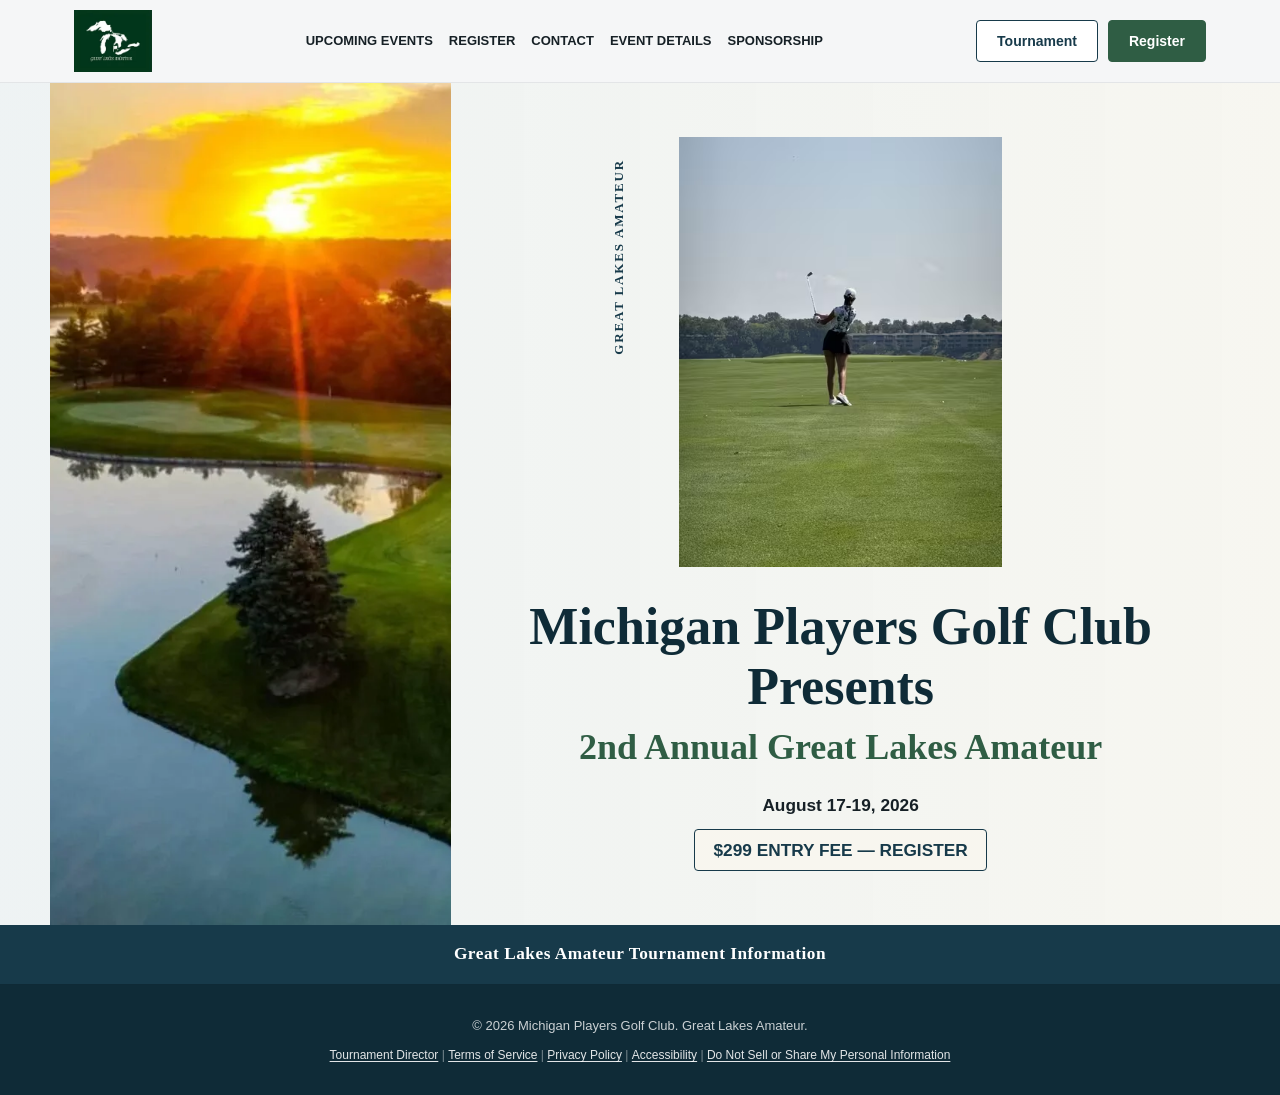
<file: index.html>
<!DOCTYPE html>
<html lang="en">
  <head>
    <meta charset="UTF-8">
    <meta name="viewport" content="width=device-width, initial-scale=1.0, viewport-fit=cover">

    <title>Great Lakes Amateur 2026 | Michigan Players Golf Club</title>
    <meta
      name="description"
      content="The 2nd Annual Great Lakes Amateur, a 54-hole stroke play championship at Eagle Crest Golf Club in Ypsilanti, Michigan, August 17-19, 2026. $299 entry, 90-player field."
    >
    <link rel="canonical" href="https://www.michiganplayersgolfclub.com/">
    <meta name="robots" content="index, follow, max-image-preview:large, max-snippet:-1">
    <meta name="author" content="Michigan Players Golf Club">
    <meta name="theme-color" content="#173a4a">

    <meta property="og:type" content="website">
    <meta property="og:site_name" content="Michigan Players Golf Club">
    <meta property="og:locale" content="en_US">
    <meta property="og:title" content="Great Lakes Amateur 2026 | Michigan Players Golf Club">
    <meta
      property="og:description"
      content="The 2nd Annual Great Lakes Amateur, a 54-hole stroke play championship at Eagle Crest Golf Club in Ypsilanti, Michigan, August 17-19, 2026. $299 entry, 90-player field."
    >
    <meta property="og:url" content="https://www.michiganplayersgolfclub.com/">
    <meta property="og:image" content="https://www.michiganplayersgolfclub.com/assets/images/og-image.jpg">
    <meta property="og:image:width" content="1200">
    <meta property="og:image:height" content="630">
    <meta
      property="og:image:alt"
      content="Great Lakes Amateur, August 17-19, 2026, Eagle Crest Golf Club, Ypsilanti, Michigan"
    >

    <meta name="twitter:card" content="summary_large_image">
    <meta name="twitter:site" content="@ryanyipgolf">
    <meta name="twitter:creator" content="@ryanyipgolf">
    <meta name="twitter:title" content="Great Lakes Amateur 2026 | Michigan Players Golf Club">
    <meta
      name="twitter:description"
      content="54-hole stroke play at Eagle Crest Golf Club, Ypsilanti, Michigan. August 17-19, 2026. $299 entry, 90-player field."
    >
    <meta name="twitter:image" content="https://www.michiganplayersgolfclub.com/assets/images/og-image.jpg">

    <meta http-equiv="Cache-Control" content="no-store">
    <meta http-equiv="Pragma" content="no-cache">
    <meta http-equiv="Expires" content="0">

    <link rel="icon" href="assets/images/favicon.ico" sizes="32x32">
    <link rel="icon" href="assets/images/favicon-180.png" type="image/png" sizes="180x180">
    <link rel="apple-touch-icon" href="assets/images/favicon-180.png">

    <link
      rel="preload"
      as="image"
      href="assets/images/hero-430.avif"
      type="image/avif"
      imagesrcset="assets/images/hero-430.avif 430w, assets/images/hero.avif 860w"
      imagesizes="(max-width: 768px) 322px, 430px"
      fetchpriority="high"
    >
    <link rel="modulepreload" href="src/core/loader.js?v=2.0.9">
    <link rel="modulepreload" href="src/core/site-config.js?v=2.0.9">
    <link rel="stylesheet" href="css/styles.css?v=2.0.9">

    <script type="application/ld+json">
      {
        "@context": "https://schema.org",
        "@graph": [
          {
            "@type": "SportsOrganization",
            "@id": "https://www.michiganplayersgolfclub.com/#organization",
            "name": "Michigan Players Golf Club",
            "url": "https://www.michiganplayersgolfclub.com/",
            "logo": "https://www.michiganplayersgolfclub.com/assets/images/logo.jpg",
            "sport": "Golf",
            "sameAs": ["https://x.com/ryanyipgolf"],
            "contactPoint": {
              "@type": "ContactPoint",
              "contactType": "Tournament Committee",
              "name": "Ryan Yip",
              "email": "yipper.rmy@gmail.com",
              "telephone": "+1-330-990-7738",
              "availableLanguage": "English"
            }
          },
          {
            "@type": "WebSite",
            "@id": "https://www.michiganplayersgolfclub.com/#website",
            "url": "https://www.michiganplayersgolfclub.com/",
            "name": "Michigan Players Golf Club",
            "inLanguage": "en-US",
            "publisher": { "@id": "https://www.michiganplayersgolfclub.com/#organization" }
          },
          {
            "@type": "GolfCourse",
            "@id": "https://www.michiganplayersgolfclub.com/#venue",
            "name": "Eagle Crest Golf Club",
            "telephone": "+1-734-487-2441",
            "address": {
              "@type": "PostalAddress",
              "streetAddress": "1201 S. Huron Street",
              "addressLocality": "Ypsilanti",
              "addressRegion": "MI",
              "postalCode": "48197",
              "addressCountry": "US"
            },
            "geo": {
              "@type": "GeoCoordinates",
              "latitude": 42.225,
              "longitude": -83.61056
            }
          },
          {
            "@type": "SportsEvent",
            "@id": "https://www.michiganplayersgolfclub.com/#great-lakes-amateur-2026",
            "name": "2nd Annual Great Lakes Amateur",
            "description": "A 54-hole stroke play amateur golf championship over three days at Eagle Crest Golf Club. Open to male amateurs with a USGA Handicap Index of 6.0 or lower and female amateurs with 10.0 or lower. Field limited to 90 players.",
            "sport": "Golf",
            "startDate": "2026-08-17T07:00:00-04:00",
            "endDate": "2026-08-19T18:00:00-04:00",
            "eventStatus": "https://schema.org/EventScheduled",
            "eventAttendanceMode": "https://schema.org/OfflineEventAttendanceMode",
            "image": "https://www.michiganplayersgolfclub.com/assets/images/og-image.jpg",
            "url": "https://www.michiganplayersgolfclub.com/#/event-details",
            "maximumAttendeeCapacity": 90,
            "location": { "@id": "https://www.michiganplayersgolfclub.com/#venue" },
            "organizer": { "@id": "https://www.michiganplayersgolfclub.com/#organization" },
            "offers": {
              "@type": "Offer",
              "name": "Tournament Entry",
              "description": "Entry fee includes tournament rounds, range balls, a player gift, and daily lunch.",
              "price": "299",
              "priceCurrency": "USD",
              "availability": "https://schema.org/InStock",
              "url": "https://www.michiganplayersgolfclub.com/#/register",
              "validThrough": "2026-08-07T23:59:59-04:00"
            }
          }
        ]
      }
    </script>
  </head>
  <body class="c-app">
    <a class="c-skip-link" href="#app">Skip to main content</a>
    <header id="site-header" class="c-site-header"></header>

    <main id="app" class="c-app__main" tabindex="-1">
      <div id="content-placeholder" class="c-app__content" data-shell-route="/home" aria-live="polite">
        <div id="page-content">
          <section class="c-home-hero">
            <div class="c-home-hero__grid">
              <div class="c-home-hero__sidebar">
                <picture>
                  <source srcset="assets/images/sidebar.webp" type="image/webp">
                  <img
                    class="c-home-hero__sidebar-image"
                    src="assets/images/sidebar.jpg"
                    alt="Fairway and treeline at Eagle Crest Golf Club in Ypsilanti, Michigan"
                    width="563"
                    height="1000"
                    loading="lazy"
                    fetchpriority="low"
                    decoding="async"
                  >
                </picture>
              </div>

              <div class="c-home-hero__content">
                <div class="c-home-hero__media">
                  <span class="c-home-hero__badge">Great Lakes Amateur</span>
                  <picture>
                    <source
                      srcset="assets/images/hero-430.avif 430w, assets/images/hero.avif 860w"
                      type="image/avif"
                      sizes="(max-width: 768px) 322px, 430px"
                    >
                    <source
                      srcset="assets/images/hero-430.webp 430w, assets/images/hero.webp 860w"
                      type="image/webp"
                      sizes="(max-width: 768px) 322px, 430px"
                    >
                    <img
                      class="c-home-hero__image"
                      src="assets/images/hero.jpeg"
                      alt="Golfer hitting an approach shot during the Great Lakes Amateur at Eagle Crest Golf Club"
                      width="1440"
                      height="1920"
                      fetchpriority="high"
                      decoding="async"
                    >
                  </picture>
                </div>

                <p class="c-home-hero__title">Michigan Players Golf Club<br>Presents</p>
                <h1 class="c-home-hero__subtitle">2nd Annual Great Lakes Amateur</h1>
                <p class="c-home-hero__date">August 17-19, 2026</p>
                <p class="c-home-hero__fee">
                  <a class="c-home-hero__pay-link" href="#/register?fee=entryFee">
                    <span class="c-home-hero__fee-badge">$299 Entry Fee — Register</span>
                  </a>
                </p>
              </div>
            </div>
          </section>

          <div class="c-event-strip">
            <a class="c-event-strip__link" href="#/event-details">Great Lakes Amateur Tournament Information</a>
          </div>
        </div>
      </div>
    </main>

    <footer id="site-footer" class="c-site-footer"></footer>

    <script type="module" src="src/core/loader.js?v=2.0.9"></script>
  </body>
</html>
</file>
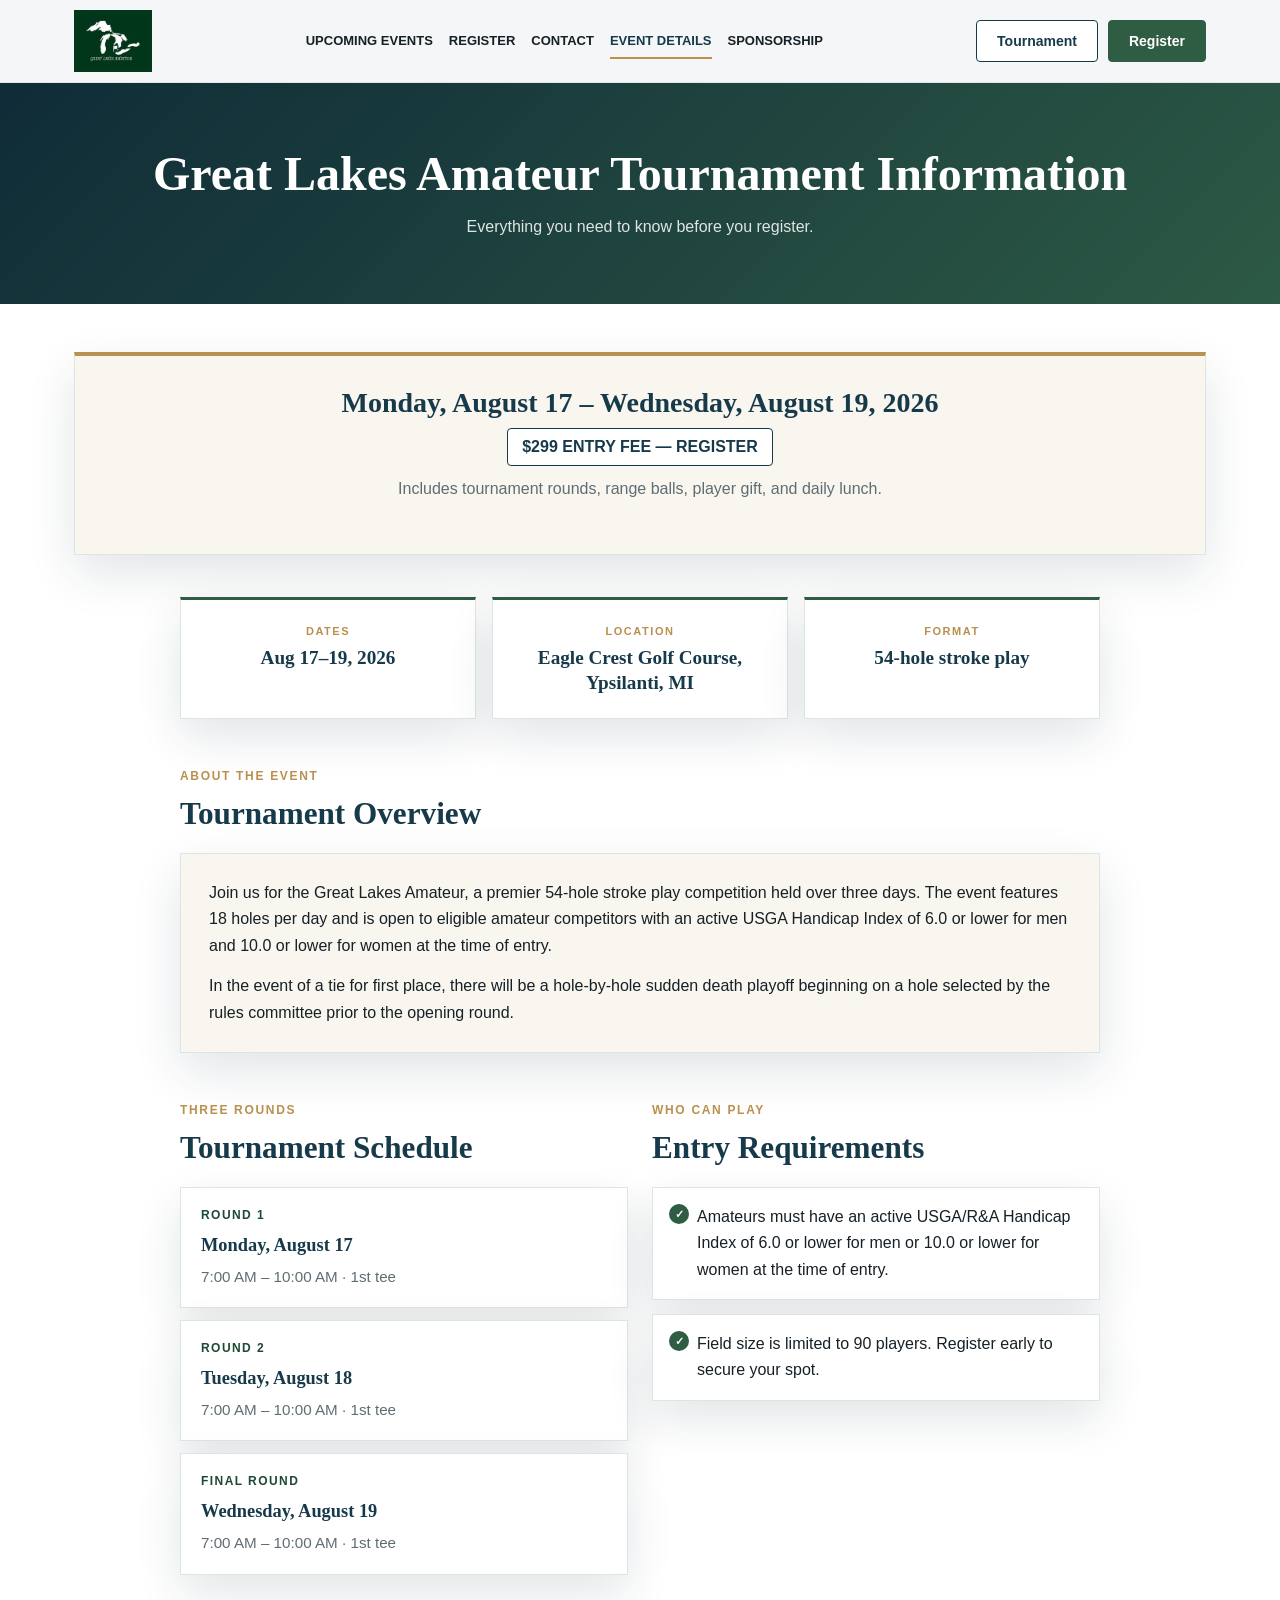
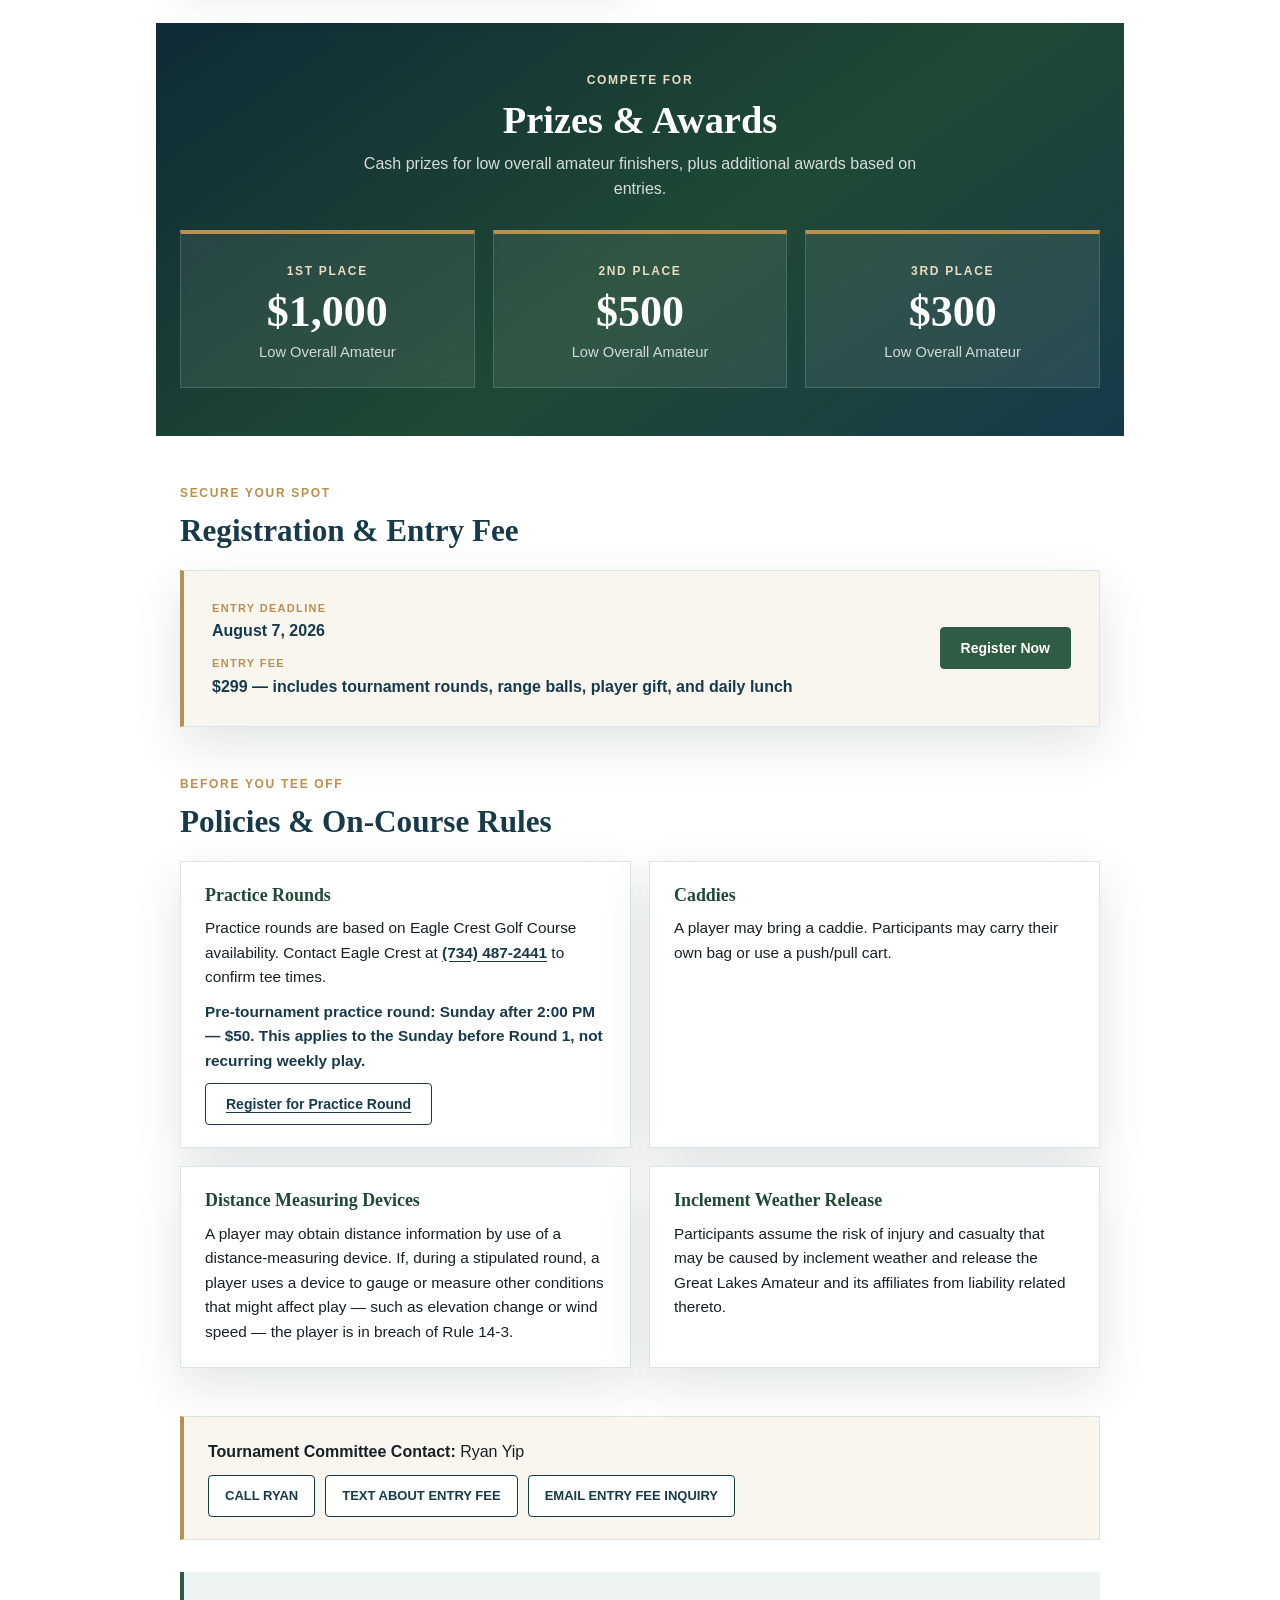
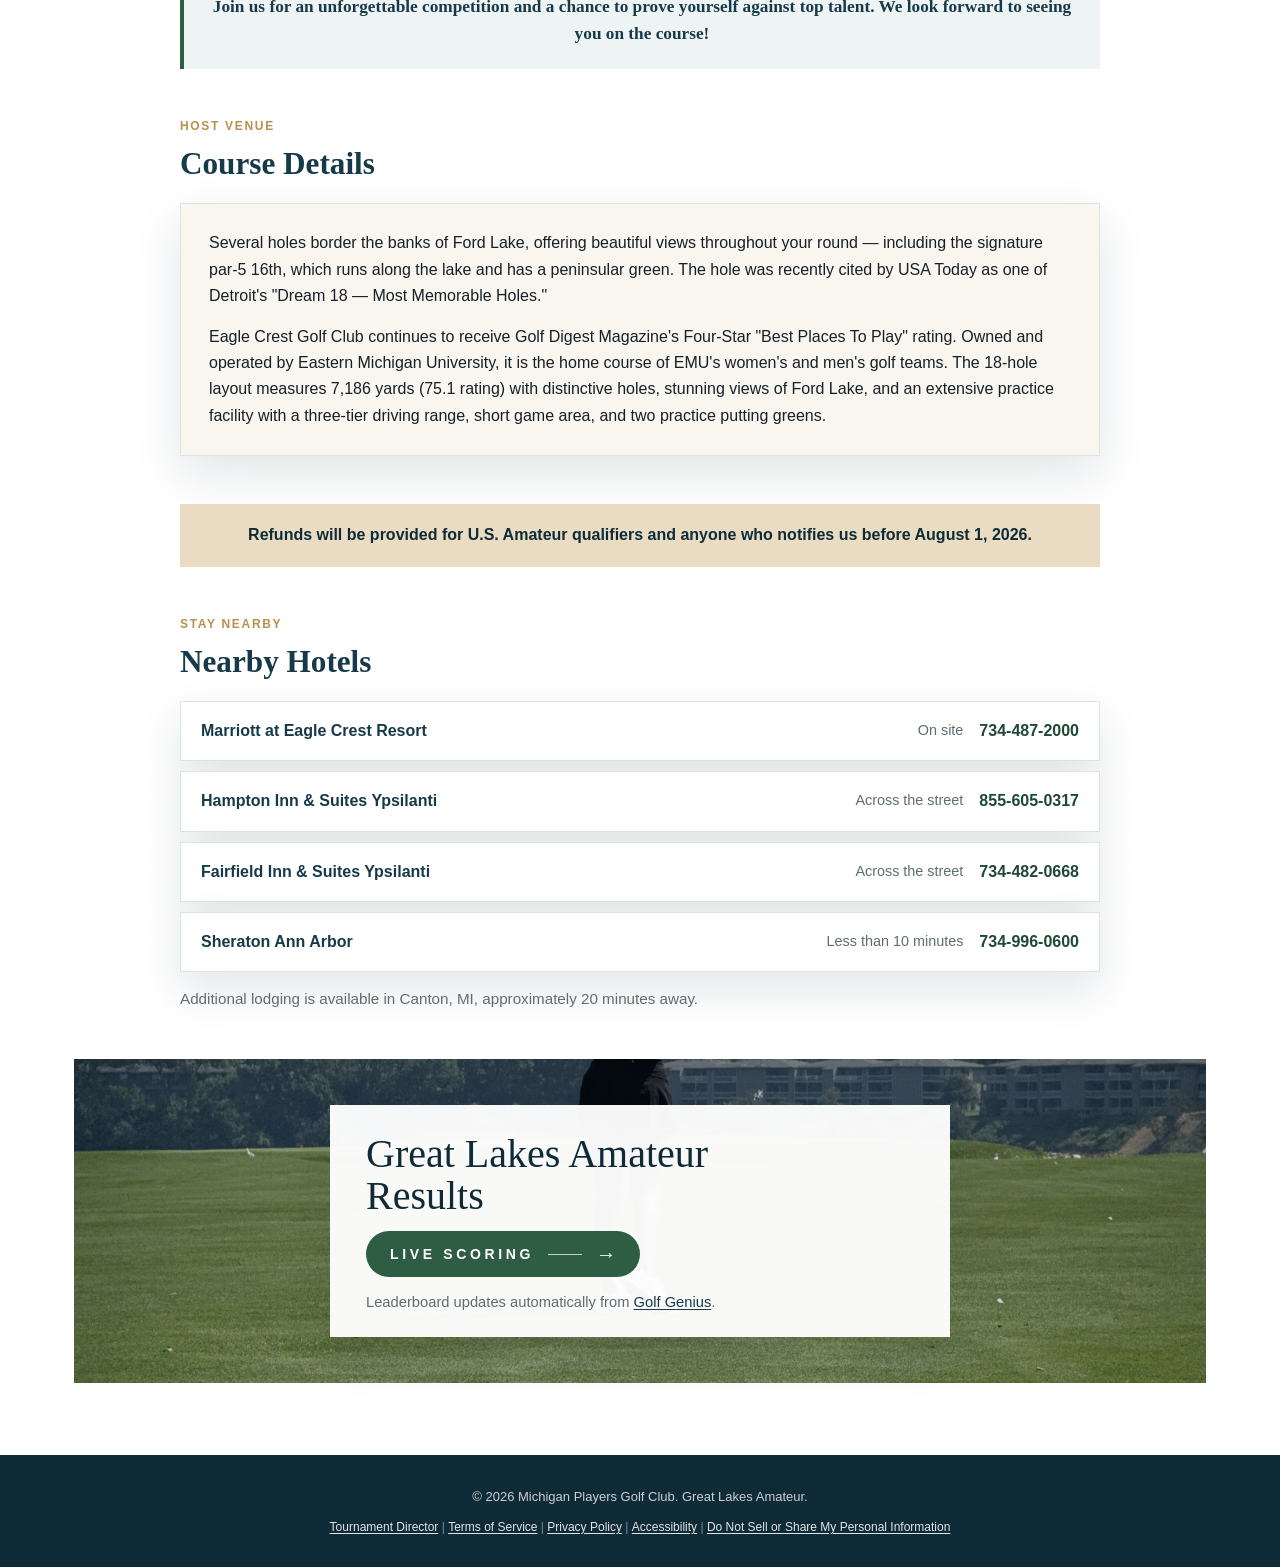
<file: event-details.html>
<!DOCTYPE html>
<html lang="en">
  <head>
    <meta charset="UTF-8">
    <meta name="viewport" content="width=device-width, initial-scale=1.0">
    <title>Event Details | Great Lakes Amateur</title>
    <meta http-equiv="refresh" content="0; url=index.html#/event-details">
    <meta name="robots" content="noindex, follow">
    <link rel="canonical" href="https://www.michiganplayersgolfclub.com/">
    <link rel="stylesheet" href="css/styles.css">
  </head>
  <body class="u-legacy-page">
    <main>
      <p>Redirecting to the FlexNet app.</p>
      <p><a class="u-legacy-page__link" href="index.html#/event-details">Open Event Details</a></p>
    </main>
    <script src="js/main.js"></script>
  </body>
</html>
</file>
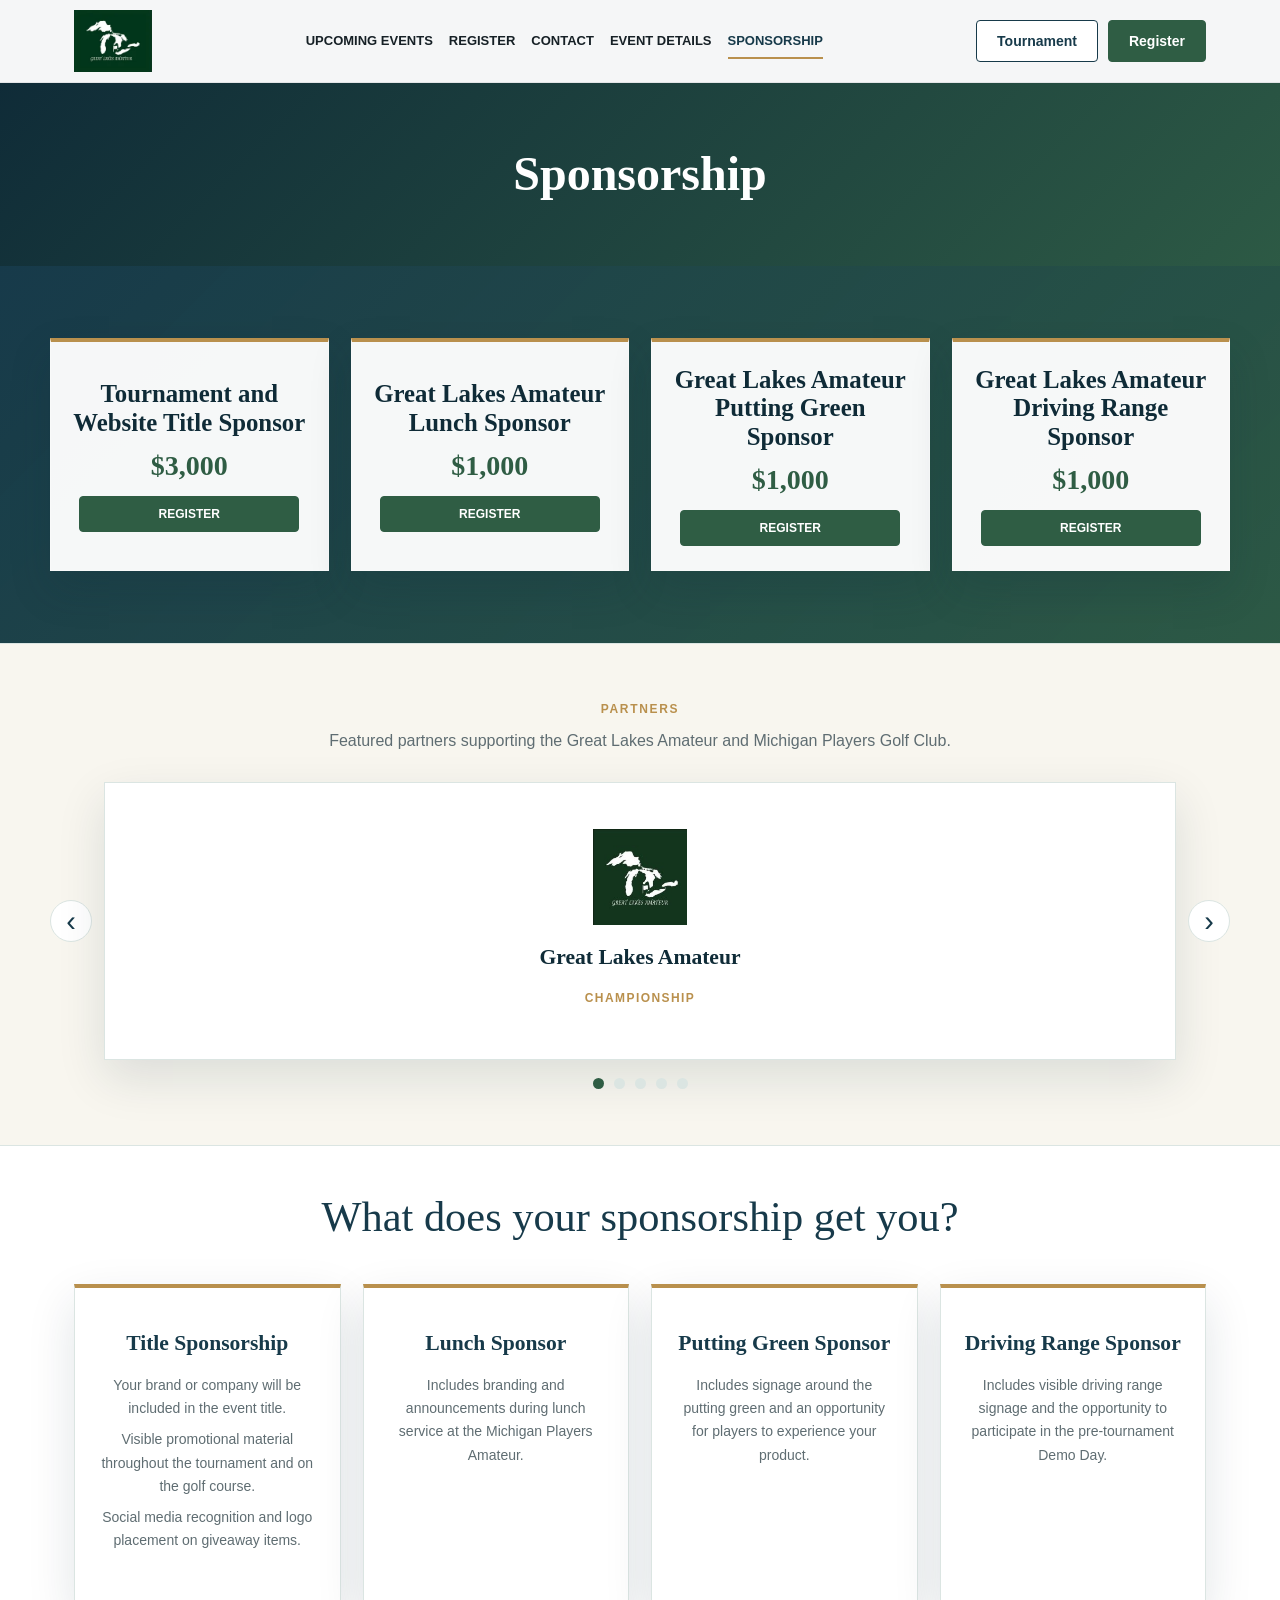
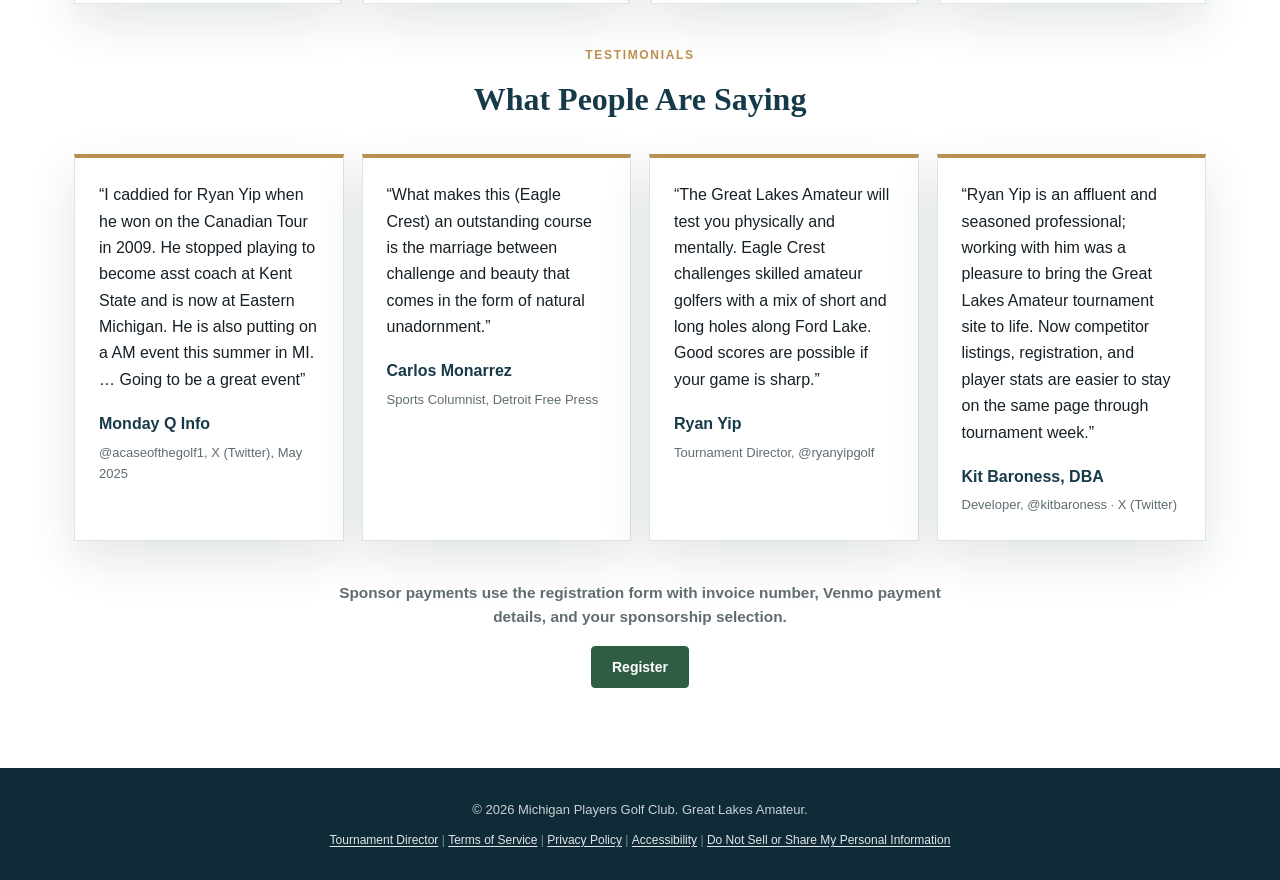
<file: sponsorship.html>
<!DOCTYPE html>
<html lang="en">
  <head>
    <meta charset="UTF-8">
    <meta name="viewport" content="width=device-width, initial-scale=1.0">
    <title>Sponsorship | Great Lakes Amateur</title>
    <meta http-equiv="refresh" content="0; url=index.html#/sponsorship">
    <meta name="robots" content="noindex, follow">
    <link rel="canonical" href="https://www.michiganplayersgolfclub.com/">
    <link rel="stylesheet" href="css/styles.css">
  </head>
  <body class="u-legacy-page">
    <main>
      <p>Redirecting to the FlexNet app.</p>
      <p><a class="u-legacy-page__link" href="index.html#/sponsorship">Open Sponsorship</a></p>
    </main>
    <script src="js/main.js"></script>
  </body>
</html>
</file>
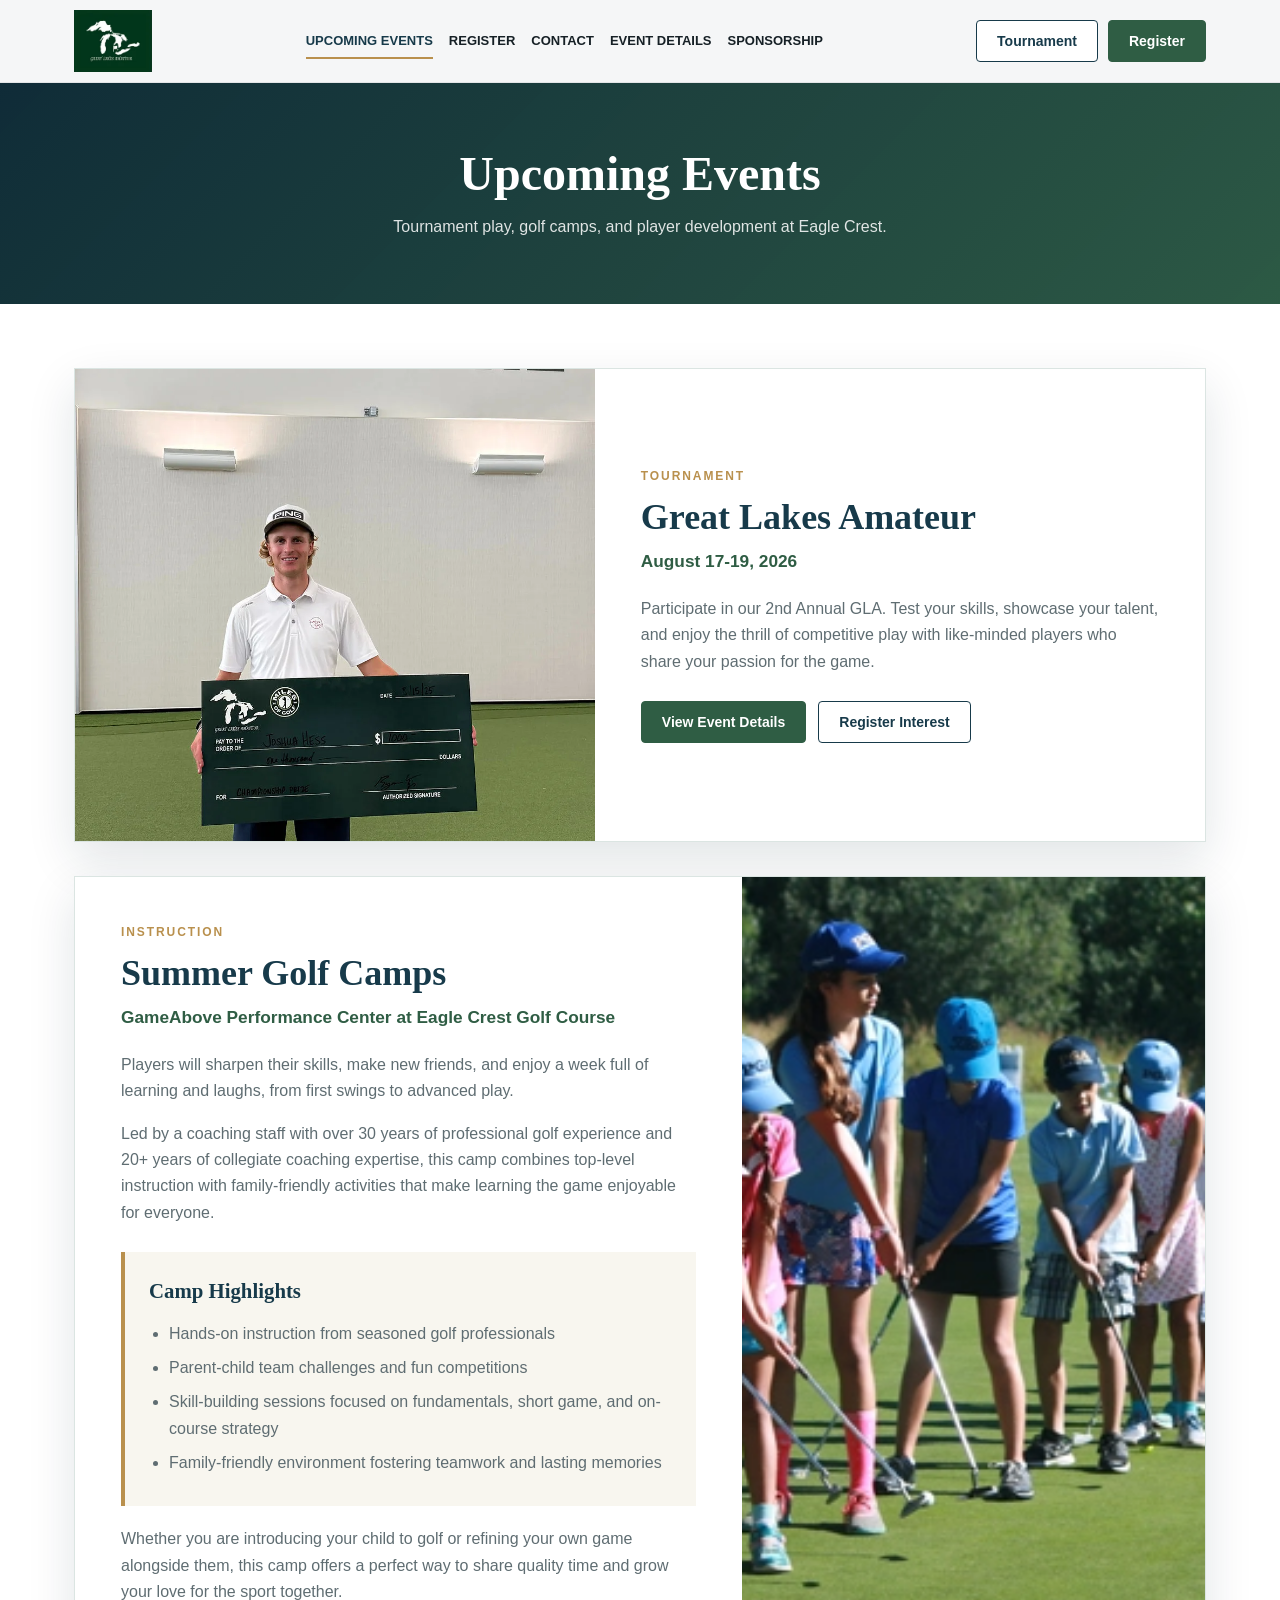
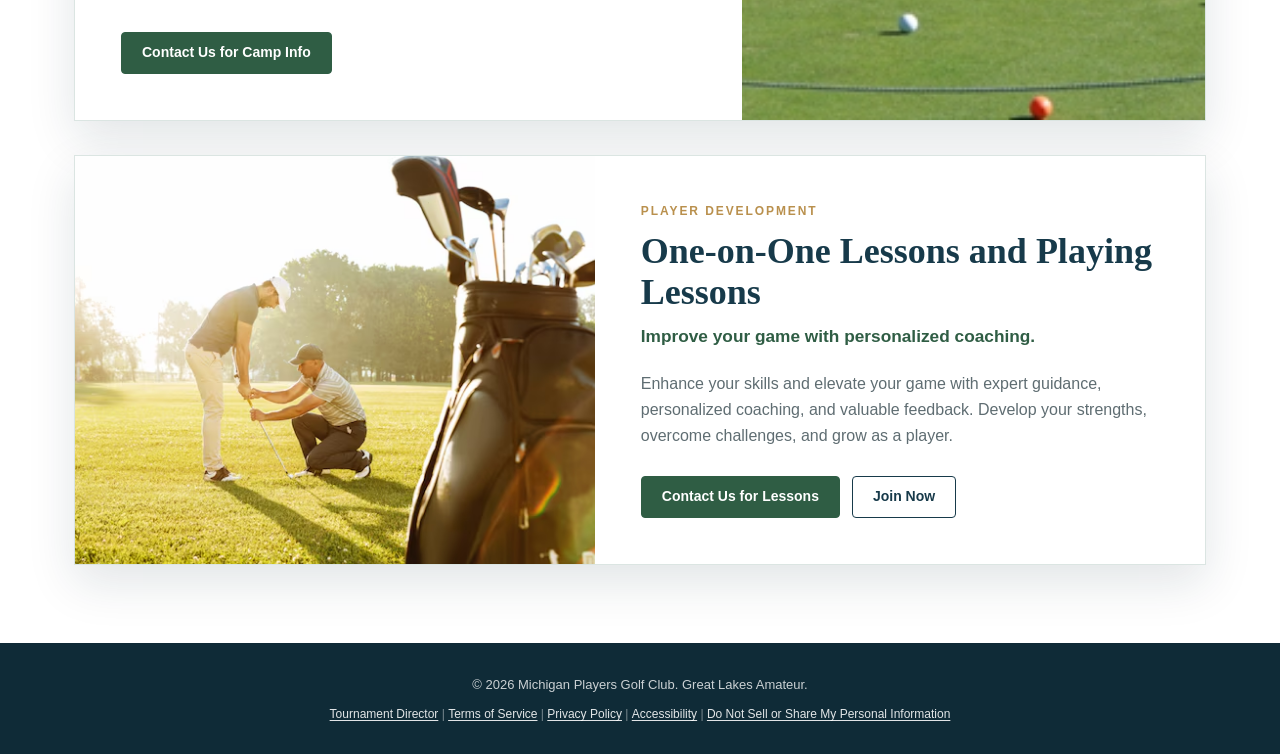
<file: upcoming-events.html>
<!DOCTYPE html>
<html lang="en">
  <head>
    <meta charset="UTF-8">
    <meta name="viewport" content="width=device-width, initial-scale=1.0">
    <title>Upcoming Events | Great Lakes Amateur</title>
    <meta http-equiv="refresh" content="0; url=index.html#/upcoming-events">
    <meta name="robots" content="noindex, follow">
    <link rel="canonical" href="https://www.michiganplayersgolfclub.com/">
    <link rel="stylesheet" href="css/styles.css">
  </head>
  <body class="u-legacy-page">
    <main>
      <p>Redirecting to the FlexNet app.</p>
      <p><a class="u-legacy-page__link" href="index.html#/upcoming-events">Open Upcoming Events</a></p>
    </main>
    <script src="js/main.js"></script>
  </body>
</html>
</file>
<file: css/styles.css>
/* Michigan Players Golf Club - FlexNet BEM CSS */

:root {
  --color-ink: #162026;
  --color-muted: #5f6d72;
  --color-soft: #eef3f4;
  --color-surface: #ffffff;
  --color-panel: #f8f6ef;
  --color-border: #dbe5e2;
  --color-lake: #173a4a;
  --color-lake-strong: #0f2b37;
  --color-fairway: #2f5d44;
  --color-fairway-strong: #1f4934;
  --color-gold: #b9904d;
  --color-gold-soft: #eadcc2;
  --shadow-soft: 0 18px 45px rgba(15, 43, 55, 0.12);
  --font-heading: Georgia, 'Times New Roman', serif;
  --font-body: Avenir, 'Segoe UI', Helvetica, Arial, sans-serif;
  --max-width: 1180px;
  --content-width: 920px;
  --header-index: 100;
}

*,
*::before,
*::after {
  box-sizing: border-box;
}

html {
  scroll-behavior: smooth;
  text-size-adjust: 100%;
  -webkit-text-size-adjust: 100%;
}

body {
  margin: 0;
  min-height: 100vh;
  color: var(--color-ink);
  background: var(--color-lake-strong);
  font-family: var(--font-body);
  font-size: 16px;
  font-weight: 400;
  line-height: 1.65;
  overflow-x: hidden;
}

.c-skip-link {
  position: absolute;
  top: 12px;
  left: 12px;
  z-index: calc(var(--header-index) + 1);
  padding: 10px 16px;
  border: 2px solid var(--color-gold);
  border-radius: 4px;
  color: var(--color-surface);
  background: var(--color-lake-strong);
  font-weight: 700;
  text-decoration: none;
  transform: translateY(calc(-100% - 16px));
  transition: transform 160ms ease;
}

.c-skip-link:focus-visible {
  transform: translateY(0);
  outline: none;
  box-shadow: 0 0 0 3px rgba(185, 144, 77, 0.35);
}

.u-visually-hidden {
  position: absolute;
  width: 1px;
  height: 1px;
  padding: 0;
  margin: -1px;
  overflow: hidden;
  clip: rect(0, 0, 0, 0);
  white-space: nowrap;
  border: 0;
}

img {
  display: block;
  max-width: 100%;
  height: auto;
}

a {
  color: inherit;
  text-decoration: none;
}

a,
button {
  -webkit-tap-highlight-color: transparent;
}

body,
button,
input,
textarea {
  text-rendering: optimizeLegibility;
}

h1,
h2,
h3,
p,
li,
a,
button {
  overflow-wrap: break-word;
}

button,
input,
textarea {
  font: inherit;
}

a:focus-visible,
button:focus-visible,
input:focus-visible,
textarea:focus-visible {
  outline: 3px solid rgba(185, 144, 77, 0.45);
  outline-offset: 3px;
}

[hidden] {
  display: none !important;
}

.c-app {
  display: flex;
  min-height: 100vh;
  flex-direction: column;
}

.c-app__main {
  flex: 0 0 auto;
  background: var(--color-surface);
  outline: none;
}

.c-app__content {
  min-height: 0;
  width: 100%;
}

.c-site-header {
  position: sticky;
  top: 0;
  z-index: var(--header-index);
  background: rgba(255, 255, 255, 0.96);
  border-bottom: 1px solid rgba(22, 32, 38, 0.08);
  backdrop-filter: blur(14px);
}

.c-site-header__inner {
  display: flex;
  width: min(100%, var(--max-width));
  min-height: 82px;
  margin: 0 auto;
  padding: 10px 24px;
  align-items: center;
  justify-content: space-between;
  gap: 22px;
}

.c-site-header__brand {
  display: inline-flex;
  flex: 0 0 auto;
  align-items: center;
  min-width: 0;
  cursor: pointer;
}

.c-site-header__brand:focus-visible {
  outline: 2px solid var(--color-gold);
  outline-offset: 4px;
  border-radius: 4px;
}

.c-site-header__logo {
  width: auto;
  height: 62px;
}

.c-site-header__nav {
  display: flex;
  flex: 1 1 auto;
  min-width: 0;
  align-items: center;
  justify-content: center;
  gap: 16px;
}

.c-site-header__link {
  position: relative;
  color: var(--color-ink);
  font-size: 13px;
  font-weight: 650;
  line-height: 1.25;
  text-transform: uppercase;
  white-space: nowrap;
  transition: color 160ms ease;
}

.c-site-header__link::after {
  position: absolute;
  right: 0;
  bottom: -10px;
  left: 0;
  height: 2px;
  background: var(--color-gold);
  content: '';
  opacity: 0;
  transform: scaleX(0.5);
  transition: opacity 160ms ease, transform 160ms ease;
}

.c-site-header__link:hover,
.c-site-header__link--active {
  color: var(--color-lake);
}

.c-site-header__link:hover::after,
.c-site-header__link--active::after {
  opacity: 1;
  transform: scaleX(1);
}

.c-site-header__actions {
  display: flex;
  flex: 0 0 auto;
  align-items: center;
  gap: 10px;
}

.c-site-header__actions .c-button {
  white-space: nowrap;
}

.c-site-header__action--active.c-button--secondary {
  color: var(--color-surface);
  background: var(--color-lake);
  border-color: var(--color-lake);
}

.c-site-header__action--active.c-button--primary {
  filter: brightness(1.05);
}

.c-site-header__toggle {
  display: none;
  width: 44px;
  height: 44px;
  padding: 10px;
  flex: 0 0 auto;
  flex-direction: column;
  justify-content: center;
  gap: 5px;
  border: 1px solid var(--color-border);
  border-radius: 4px;
  background: var(--color-surface);
  cursor: pointer;
}

.c-site-header__toggle-line {
  display: block;
  width: 22px;
  height: 2px;
  background: var(--color-lake);
  transition: transform 180ms ease, opacity 180ms ease;
}

.c-site-header__toggle--open .c-site-header__toggle-line:nth-child(1) {
  transform: translateY(7px) rotate(45deg);
}

.c-site-header__toggle--open .c-site-header__toggle-line:nth-child(2) {
  opacity: 0;
}

.c-site-header__toggle--open .c-site-header__toggle-line:nth-child(3) {
  transform: translateY(-7px) rotate(-45deg);
}

.c-mobile-nav {
  display: flex;
  flex-direction: column;
  gap: 2px;
  padding: 10px 24px 22px;
  border-top: 1px solid var(--color-border);
  background: var(--color-surface);
}

.c-mobile-nav__link {
  display: block;
  padding: 11px 0;
  border-bottom: 1px solid rgba(219, 229, 226, 0.8);
  color: var(--color-ink);
  font-size: 15px;
  font-weight: 650;
}

.c-mobile-nav__link:hover,
.c-mobile-nav__link--active {
  color: var(--color-fairway);
}

.c-button {
  display: inline-flex;
  min-height: 42px;
  padding: 10px 20px;
  align-items: center;
  justify-content: center;
  border: 1px solid var(--color-fairway);
  border-radius: 4px;
  color: var(--color-fairway);
  background: transparent;
  font-size: 14px;
  font-weight: 700;
  line-height: 1.2;
  text-align: center;
  cursor: pointer;
  transition: background-color 160ms ease, color 160ms ease, border-color 160ms ease, transform 160ms ease;
}

.c-button:hover {
  color: var(--color-surface);
  background: var(--color-fairway);
  transform: translateY(-1px);
}

.c-button--primary {
  color: var(--color-surface);
  background: var(--color-fairway);
}

.c-button--primary:hover {
  border-color: var(--color-fairway-strong);
  background: var(--color-fairway-strong);
}

.c-button--secondary {
  color: var(--color-lake);
  border-color: var(--color-lake);
  background: var(--color-surface);
}

.c-home-hero {
  background:
    linear-gradient(90deg, rgba(238, 243, 244, 0.92), rgba(248, 246, 239, 0.88)),
    var(--color-soft);
}

.c-home-hero__grid {
  display: grid;
  width: min(100%, var(--max-width));
  min-height: 660px;
  margin: 0 auto;
  grid-template-columns: minmax(240px, 34%) minmax(0, 1fr);
  align-items: stretch;
}

.c-home-hero__sidebar {
  overflow: hidden;
}

.c-home-hero__sidebar-image {
  width: 100%;
  height: 100%;
  object-fit: cover;
}

.c-home-hero__content {
  position: relative;
  display: flex;
  min-width: 0;
  padding: 54px 48px;
  flex-direction: column;
  align-items: center;
  justify-content: center;
  text-align: center;
}

.c-home-hero__media {
  position: relative;
  display: grid;
  width: min(100%, 430px);
  margin-bottom: 30px;
  place-items: center;
}

.c-home-hero__image {
  width: 100%;
  max-height: 430px;
  aspect-ratio: 1 / 1;
  object-fit: contain;
}

.c-home-hero__badge {
  position: absolute;
  top: 22px;
  left: -18px;
  color: var(--color-lake);
  font-family: var(--font-heading);
  font-size: 13px;
  font-weight: 700;
  letter-spacing: 0.14em;
  text-transform: uppercase;
  writing-mode: vertical-rl;
  transform: rotate(180deg);
}

.c-home-hero__title {
  max-width: 760px;
  margin: 0 0 8px;
  color: var(--color-lake-strong);
  font-family: var(--font-heading);
  font-size: 3.25rem;
  font-weight: 650;
  line-height: 1.16;
}

.c-home-hero__subtitle {
  margin: 0 0 22px;
  color: var(--color-fairway);
  font-family: var(--font-heading);
  font-size: 2.25rem;
  font-weight: 650;
  line-height: 1.2;
}

.c-home-hero__date,
.c-home-hero__fee {
  margin: 0 0 10px;
  color: var(--color-ink);
  font-size: 1.08rem;
  font-weight: 550;
}

.c-home-hero__fee {
  margin-bottom: 0;
  color: var(--color-lake);
}

.c-home-hero__fee-badge {
  display: inline-flex;
  min-height: 42px;
  padding: 9px 18px;
  align-items: center;
  justify-content: center;
  border: 1px solid var(--color-lake);
  border-radius: 4px;
  color: var(--color-lake);
  background: var(--color-panel);
  font-weight: 750;
  line-height: 1.2;
  text-transform: uppercase;
}

.c-event-strip {
  padding: 15px 20px;
  background: var(--color-lake);
  text-align: center;
}

.c-event-strip__link {
  color: var(--color-surface);
  font-family: var(--font-heading);
  font-size: 1.08rem;
  font-weight: 650;
  letter-spacing: 0.03em;
}

.c-event-strip__link:hover {
  color: var(--color-gold-soft);
}

.c-page-header {
  padding: 64px 24px;
  color: var(--color-surface);
  background:
    linear-gradient(135deg, rgba(15, 43, 55, 0.96), rgba(47, 93, 68, 0.9)),
    var(--color-lake);
  text-align: center;
}

.c-page-header__title {
  max-width: var(--max-width);
  margin: 0 auto;
  font-family: var(--font-heading);
  font-size: 3rem;
  font-weight: 650;
  line-height: 1.14;
  text-wrap: balance;
}

.c-page-header__subtitle {
  max-width: 720px;
  margin: 12px auto 0;
  color: rgba(255, 255, 255, 0.86);
  font-size: 1rem;
}

.c-page-header--compact {
  padding: 42px 24px;
}

.c-page-header--compact .c-page-header__title {
  font-size: 2.35rem;
}

.c-page-header--compact .c-page-header__subtitle {
  margin-top: 10px;
  font-size: 0.95rem;
}

.c-content {
  width: min(100%, var(--content-width));
  margin: 0 auto;
  padding: 56px 24px 72px;
}

.c-content > h2 {
  margin: 38px 0 14px;
  padding-top: 18px;
  border-top: 1px solid var(--color-border);
  color: var(--color-lake);
  font-family: var(--font-heading);
  font-size: 1.9rem;
  font-weight: 650;
  line-height: 1.22;
}

.c-content > h2:first-child,
.c-event-meta + h2 {
  margin-top: 0;
  padding-top: 0;
  border-top: 0;
}

.c-content > h3 {
  margin: 28px 0 10px;
  color: var(--color-fairway-strong);
  font-family: var(--font-heading);
  font-size: 1.22rem;
  font-weight: 650;
  line-height: 1.25;
}

.c-content p {
  margin: 0 0 16px;
}

.c-content ul {
  margin: 0 0 18px;
  padding-left: 22px;
}

.c-content li {
  margin-bottom: 8px;
}

.c-content a {
  color: var(--color-lake);
  font-weight: 650;
  text-decoration: underline;
  text-underline-offset: 3px;
}

.c-content a:hover {
  color: var(--color-fairway-strong);
}

.c-event-meta {
  margin-bottom: 42px;
  padding: 30px 28px;
  border: 1px solid var(--color-border);
  border-top: 4px solid var(--color-gold);
  background: var(--color-panel);
  box-shadow: var(--shadow-soft);
  text-align: center;
  overflow: hidden;
}

.c-event-meta__date {
  margin: 0 0 8px;
  color: var(--color-lake);
  font-family: var(--font-heading);
  font-size: 1.75rem;
  font-weight: 650;
  line-height: 1.2;
}

.c-event-meta__fee {
  display: flex;
  max-width: 650px;
  margin: 0 auto 22px;
  flex-direction: column;
  align-items: center;
  gap: 10px;
  color: var(--color-muted);
  font-size: 1rem;
  text-align: center;
}

.c-event-meta__fee-badge {
  display: inline-flex;
  min-height: 38px;
  padding: 8px 14px;
  align-items: center;
  justify-content: center;
  border: 1px solid var(--color-lake);
  border-radius: 4px;
  color: var(--color-lake);
  background: var(--color-surface);
  font-weight: 750;
  line-height: 1.2;
  text-transform: uppercase;
}

.c-event-meta__fee-link {
  display: inline-block;
  color: inherit;
  text-decoration: none;
}

.c-event-meta__fee-link:hover .c-event-meta__fee-badge {
  background: var(--color-gold);
  color: var(--color-lake-strong);
}

.c-event-meta__fee-detail {
  max-width: 560px;
}

.c-event-details {
  width: min(100%, var(--max-width));
  margin: 0 auto;
  padding: 48px 24px 72px;
}

.c-event-details .c-event-meta {
  margin-top: 0;
}

.c-event-details__body {
  width: min(100%, var(--content-width));
  margin: 0 auto;
}

.c-event-details__facts {
  display: grid;
  grid-template-columns: repeat(3, minmax(0, 1fr));
  gap: 16px;
  margin: 0 auto 48px;
  width: min(100%, var(--content-width));
}

.c-event-details__fact {
  min-width: 0;
  padding: 22px 20px;
  border: 1px solid var(--color-border);
  border-top: 3px solid var(--color-fairway);
  background: var(--color-surface);
  box-shadow: var(--shadow-soft);
  text-align: center;
}

.c-event-details__fact-label {
  margin: 0 0 6px;
  color: var(--color-gold);
  font-size: 11px;
  font-weight: 800;
  letter-spacing: 0.14em;
  text-transform: uppercase;
}

.c-event-details__fact-value {
  margin: 0;
  color: var(--color-lake);
  font-family: var(--font-heading);
  font-size: clamp(1rem, 2.2vw, 1.2rem);
  font-weight: 650;
  line-height: 1.3;
}

.c-event-details__section {
  margin-bottom: 48px;
}

.c-event-details__section-header {
  margin-bottom: 20px;
}

.c-event-details__eyebrow {
  margin: 0 0 8px;
  color: var(--color-gold);
  font-size: 12px;
  font-weight: 800;
  letter-spacing: 0.14em;
  text-transform: uppercase;
}

.c-event-details__eyebrow--light {
  color: var(--color-gold-soft);
}

.c-event-details__heading {
  margin: 0;
  color: var(--color-lake);
  font-family: var(--font-heading);
  font-size: clamp(1.55rem, 3vw, 1.95rem);
  font-weight: 650;
  line-height: 1.22;
}

.c-event-details__panel {
  padding: 26px 28px;
  border: 1px solid var(--color-border);
  background: var(--color-panel);
  box-shadow: var(--shadow-soft);
}

.c-event-details__panel p {
  margin: 0 0 14px;
  color: var(--color-ink);
}

.c-event-details__panel p:last-child {
  margin-bottom: 0;
}

.c-event-details__split {
  display: grid;
  grid-template-columns: repeat(2, minmax(0, 1fr));
  gap: 24px;
  margin-bottom: 48px;
}

.c-event-details__split .c-event-details__section {
  margin-bottom: 0;
}

.c-event-details__schedule {
  margin: 0;
  padding: 0;
  list-style: none;
}

.c-event-details__schedule-item {
  display: grid;
  gap: 4px;
  padding: 18px 20px;
  border: 1px solid var(--color-border);
  background: var(--color-surface);
  box-shadow: var(--shadow-soft);
}

.c-event-details__schedule-item + .c-event-details__schedule-item {
  margin-top: 12px;
}

.c-event-details__schedule-round {
  color: var(--color-fairway-strong);
  font-size: 12px;
  font-weight: 800;
  letter-spacing: 0.12em;
  text-transform: uppercase;
}

.c-event-details__schedule-date {
  color: var(--color-lake);
  font-family: var(--font-heading);
  font-size: 1.15rem;
  font-weight: 650;
}

.c-event-details__schedule-detail {
  color: var(--color-muted);
  font-size: 0.95rem;
}

.c-event-details__checklist {
  margin: 0;
  padding: 0;
  list-style: none;
}

.c-event-details__checklist li {
  position: relative;
  margin-bottom: 14px;
  padding: 16px 18px 16px 44px;
  border: 1px solid var(--color-border);
  background: var(--color-surface);
  box-shadow: var(--shadow-soft);
}

.c-event-details__checklist li:last-child {
  margin-bottom: 0;
}

.c-event-details__checklist li::before {
  content: '✓';
  position: absolute;
  left: 16px;
  top: 16px;
  display: grid;
  width: 20px;
  height: 20px;
  place-items: center;
  border-radius: 50%;
  background: var(--color-fairway);
  color: var(--color-surface);
  font-size: 11px;
  font-weight: 800;
}

.c-event-details__prizes {
  margin: 0 -24px 48px;
  padding: 48px 24px;
  background:
    linear-gradient(145deg, var(--color-lake-strong) 0%, var(--color-fairway-strong) 55%, var(--color-lake) 100%);
}

.c-event-details__prizes-inner {
  width: min(100%, var(--content-width));
  margin: 0 auto;
}

.c-event-details__prizes-header {
  margin-bottom: 28px;
  text-align: center;
}

.c-event-details__prizes-heading {
  margin: 0 0 10px;
  color: var(--color-surface);
  font-family: var(--font-heading);
  font-size: clamp(1.8rem, 4vw, 2.4rem);
  font-weight: 650;
  line-height: 1.15;
  text-wrap: balance;
}

.c-event-details__prizes-intro {
  max-width: 560px;
  margin: 0 auto;
  color: rgba(255, 255, 255, 0.82);
  font-size: 1rem;
  line-height: 1.55;
}

.c-event-details__prize-grid {
  display: grid;
  grid-template-columns: repeat(3, minmax(0, 1fr));
  gap: 18px;
}

.c-event-details__prize {
  min-width: 0;
  padding: 28px 20px 24px;
  border: 1px solid rgba(255, 255, 255, 0.14);
  border-top: 4px solid var(--color-gold);
  background: rgba(255, 255, 255, 0.08);
  backdrop-filter: blur(4px);
  text-align: center;
}

.c-event-details__prize-place {
  margin: 0 0 8px;
  color: var(--color-gold-soft);
  font-size: 12px;
  font-weight: 800;
  letter-spacing: 0.14em;
  text-transform: uppercase;
}

.c-event-details__prize-amount {
  margin: 0 0 8px;
  color: var(--color-surface);
  font-family: var(--font-heading);
  font-size: clamp(2rem, 5vw, 2.75rem);
  font-weight: 700;
  line-height: 1;
}

.c-event-details__prize-label {
  margin: 0;
  color: rgba(255, 255, 255, 0.78);
  font-size: 0.92rem;
  line-height: 1.45;
}

.c-event-details__register-panel {
  display: grid;
  grid-template-columns: 1fr auto;
  gap: 24px;
  align-items: center;
  padding: 28px;
  border: 1px solid var(--color-border);
  border-left: 4px solid var(--color-gold);
  background: var(--color-panel);
  box-shadow: var(--shadow-soft);
}

.c-event-details__register-facts {
  margin: 0;
}

.c-event-details__register-fact {
  margin-bottom: 12px;
}

.c-event-details__register-fact:last-child {
  margin-bottom: 0;
}

.c-event-details__register-fact dt {
  margin-bottom: 2px;
  color: var(--color-gold);
  font-size: 11px;
  font-weight: 800;
  letter-spacing: 0.12em;
  text-transform: uppercase;
}

.c-event-details__register-fact dd {
  margin: 0;
  color: var(--color-lake);
  font-weight: 650;
  line-height: 1.45;
}

.c-event-details__register-action {
  text-align: center;
}

.c-event-details__policy-grid {
  display: grid;
  grid-template-columns: repeat(2, minmax(0, 1fr));
  gap: 18px;
}

.c-event-details__policy {
  min-width: 0;
  padding: 22px 24px;
  border: 1px solid var(--color-border);
  background: var(--color-surface);
  box-shadow: var(--shadow-soft);
}

.c-event-details__policy-title {
  margin: 0 0 10px;
  color: var(--color-fairway-strong);
  font-family: var(--font-heading);
  font-size: 1.12rem;
  font-weight: 650;
  line-height: 1.25;
}

.c-event-details__policy p {
  margin: 0 0 10px;
  color: var(--color-ink);
  font-size: 0.96rem;
  line-height: 1.6;
}

.c-event-details__policy p:last-child {
  margin-bottom: 0;
}

.c-event-details__policy-note {
  color: var(--color-lake) !important;
  font-weight: 650;
}

.c-event-details__policy a {
  color: var(--color-lake);
  font-weight: 650;
  text-decoration: underline;
  text-underline-offset: 3px;
}

.c-event-details__policy a:hover {
  color: var(--color-fairway-strong);
}

.c-event-details__closing {
  margin: 0 0 48px;
  padding: 22px 24px;
  border-left: 4px solid var(--color-fairway);
  background: var(--color-soft);
  color: var(--color-lake);
  font-family: var(--font-heading);
  font-size: 1.08rem;
  font-weight: 550;
  line-height: 1.55;
  text-align: center;
}

.c-event-details__callout {
  margin: 0 0 48px;
  padding: 18px 22px;
  border: 1px solid var(--color-gold-soft);
  background: var(--color-gold-soft);
  color: var(--color-lake-strong);
  font-weight: 600;
  line-height: 1.55;
  text-align: center;
}

.c-event-details__callout p {
  margin: 0;
}

.c-event-details__hotels {
  margin: 0;
  padding: 0;
  list-style: none;
}

.c-event-details__hotel {
  display: grid;
  grid-template-columns: 1fr auto auto;
  gap: 8px 16px;
  align-items: center;
  padding: 16px 20px;
  border: 1px solid var(--color-border);
  background: var(--color-surface);
  box-shadow: var(--shadow-soft);
}

.c-event-details__hotel + .c-event-details__hotel {
  margin-top: 10px;
}

.c-event-details__hotel-name {
  color: var(--color-lake);
  font-weight: 700;
}

.c-event-details__hotel-note {
  color: var(--color-muted);
  font-size: 0.9rem;
  text-align: right;
}

.c-event-details__hotel-phone {
  color: var(--color-fairway-strong);
  font-weight: 750;
  text-decoration: none;
  white-space: nowrap;
}

.c-event-details__hotel-phone:hover {
  color: var(--color-lake);
  text-decoration: underline;
  text-underline-offset: 3px;
}

.c-event-details__hotels-extra {
  margin: 14px 0 0;
  color: var(--color-muted);
  font-size: 0.95rem;
}

.c-event-details .c-inline-contact {
  margin-bottom: 32px;
}

.c-event-details .c-results-cta {
  margin-top: 8px;
}

.c-results-cta {
  margin: 48px 0 0;
  padding: 46px 22px;
  background:
    linear-gradient(rgba(15, 43, 55, 0.18), rgba(15, 43, 55, 0.18)),
    url('../assets/images/hero.jpeg') center 58% / cover;
}

.c-results-cta__panel {
  width: min(100%, 620px);
  margin: 0 auto;
  padding: 28px 36px 24px;
  background: rgba(255, 255, 255, 0.96);
  box-shadow: var(--shadow-soft);
}

.c-results-cta__title {
  max-width: 420px;
  margin: 0 0 14px;
  padding-top: 0;
  border-top: 0;
  color: var(--color-lake-strong);
  font-family: var(--font-heading);
  font-size: 2.5rem;
  font-weight: 500;
  line-height: 1.05;
}

.c-results-cta__link {
  display: inline-flex;
  min-width: 190px;
  min-height: 46px;
  padding: 0 24px;
  align-items: center;
  justify-content: center;
  gap: 14px;
  border-radius: 999px;
  color: var(--color-surface);
  background: var(--color-fairway);
  text-decoration: none;
  text-transform: uppercase;
  transition: background-color 160ms ease, transform 160ms ease;
}

.c-results-cta__link:hover {
  color: var(--color-surface);
  background: var(--color-fairway-strong);
  transform: translateY(-1px);
}

.c-results-cta__link-text {
  font-size: 14px;
  font-weight: 650;
  letter-spacing: 0.26em;
}

.c-results-cta__link-line {
  width: 34px;
  height: 1px;
  background: currentColor;
  opacity: 0.72;
}

.c-results-cta__link-arrow {
  font-size: 20px;
  line-height: 1;
}

.c-results-cta__note {
  margin: 14px 0 0;
  color: var(--color-muted);
  font-size: 0.92rem;
  line-height: 1.5;
}

.c-results-cta__note a {
  color: var(--color-lake);
  text-decoration: underline;
  text-underline-offset: 0.15em;
}

.c-live-scoring {
  width: min(100%, var(--max-width));
  margin: 0 auto;
  padding: 0 24px 72px;
}

.c-live-scoring__note {
  margin: 0 0 12px;
  color: var(--color-muted);
  font-size: 0.92rem;
  line-height: 1.5;
  text-align: center;
}

.c-live-scoring__status {
  padding: 24px;
  border: 1px solid var(--color-border);
  border-radius: 8px;
  color: var(--color-muted);
  background: var(--color-surface);
  text-align: center;
}

.c-live-scoring__status a {
  color: var(--color-lake);
}

.c-live-scoring__embed {
  position: relative;
  width: 100%;
  height: min(78vh, 960px);
  min-height: min(78vh, 960px);
  border: 1px solid var(--color-border);
  border-radius: 8px;
  background: #fff;
  box-shadow: var(--shadow-soft);
}

.c-live-scoring__viewport {
  position: relative;
  width: 100%;
  height: 100%;
  overflow: auto;
  -webkit-overflow-scrolling: touch;
  overscroll-behavior: contain;
  touch-action: pan-x pan-y pinch-zoom;
}

.c-live-scoring__loading {
  position: absolute;
  inset: 0;
  z-index: 1;
  display: grid;
  place-items: center;
  gap: 12px;
  padding: 24px;
  color: var(--color-muted);
  background: rgba(255, 255, 255, 0.96);
  font-size: 0.95rem;
  text-align: center;
}

.c-live-scoring__loading[hidden] {
  display: none;
}

.c-live-scoring__frame {
  display: block;
  width: 100%;
  height: 100%;
  min-width: 100%;
  min-height: 100%;
  border: 0;
  background: #fff;
}

.c-live-scoring__fallback {
  margin-top: 14px;
  padding: 18px 16px;
  border: 1px solid var(--color-border);
  border-radius: 8px;
  background: var(--color-soft);
  text-align: center;
}

.c-live-scoring__fallback-copy {
  margin: 0 0 12px;
  color: var(--color-ink);
  font-size: 0.95rem;
  line-height: 1.5;
}

.c-live-scoring__fallback-open {
  width: min(100%, 320px);
}

.c-live-scoring__external {
  margin: 14px 0 0;
  text-align: center;
}

.c-live-scoring__external-link {
  color: var(--color-muted);
  font-size: 0.88rem;
  font-weight: 600;
  text-decoration: underline;
  text-underline-offset: 0.15em;
}

.c-live-scoring__external-link:hover {
  color: var(--color-lake);
}

body.is-live-scoring-page {
  overflow-x: auto;
  touch-action: pan-x pan-y pinch-zoom;
}

body.is-live-scoring-page .c-app__content {
  overflow: visible;
}

.c-contact {
  width: min(100%, 760px);
  margin: 0 auto;
  padding: 56px 24px 72px;
  text-align: center;
}

.c-contact__intro {
  margin: 0 0 36px;
  color: var(--color-muted);
  font-size: 1.04rem;
}

.c-location-map {
  margin: 0 0 42px;
  border: 1px solid var(--color-border);
  border-top: 4px solid var(--color-gold);
  background: var(--color-surface);
  box-shadow: var(--shadow-soft);
  text-align: left;
}

.c-location-map__header {
  padding: 26px 28px 20px;
  border-bottom: 1px solid var(--color-border);
  background: var(--color-panel);
  text-align: center;
}

.c-location-map__eyebrow {
  margin: 0 0 8px;
  color: var(--color-gold);
  font-size: 12px;
  font-weight: 800;
  letter-spacing: 0.14em;
  text-transform: uppercase;
}

.c-location-map__heading {
  margin: 0;
  color: var(--color-lake);
  font-family: var(--font-heading);
  font-size: 1.8rem;
  font-weight: 650;
  line-height: 1.18;
}

.c-location-map__layout {
  display: grid;
  grid-template-columns: minmax(0, 1.2fr) minmax(280px, 0.8fr);
  min-height: 460px;
}

.c-location-map__canvas {
  min-height: 460px;
  background: var(--color-soft);
}

.c-location-map__canvas--loading {
  display: grid;
  place-items: center;
}

.c-location-map__canvas--ready {
  background: #dde8df;
}

.c-location-map__canvas--error {
  display: grid;
  place-items: center;
}

.c-location-map__status {
  margin: 0;
  padding: 24px;
  color: var(--color-muted);
  font-size: 14px;
  text-align: center;
}

.c-location-map__fallback {
  display: grid;
  min-height: 460px;
  margin: 0;
  place-items: center;
  padding: 24px;
  color: var(--color-muted);
  text-align: center;
}

.c-location-map__locations {
  display: grid;
  align-content: start;
  gap: 14px;
  max-height: 460px;
  overflow-y: auto;
  padding: 18px;
  border-left: 1px solid var(--color-border);
  background: var(--color-panel);
}

.c-location-map__location {
  padding: 16px;
  border: 1px solid var(--color-border);
  border-left: 4px solid var(--color-fairway);
  background: var(--color-surface);
}

.c-location-map__location--event {
  border-left-color: var(--color-gold);
}

.c-location-map__location--hotel {
  border-left-color: var(--color-lake);
}

.c-location-map__location-label {
  margin: 0 0 6px;
  color: var(--color-gold);
  font-size: 11px;
  font-weight: 800;
  letter-spacing: 0.12em;
  text-transform: uppercase;
}

.c-location-map__location-title {
  margin: 0 0 8px;
  color: var(--color-lake);
  font-family: var(--font-heading);
  font-size: 1.08rem;
  font-weight: 700;
  line-height: 1.22;
}

.c-location-map__location-address,
.c-location-map__location-note {
  margin: 0 0 8px;
  color: var(--color-muted);
  font-size: 13px;
  line-height: 1.45;
}

.c-location-map__location-link {
  display: inline-flex;
  min-height: 34px;
  padding: 7px 12px;
  align-items: center;
  justify-content: center;
  border: 1px solid var(--color-lake);
  border-radius: 4px;
  color: var(--color-lake);
  background: var(--color-surface);
  font-size: 12px;
  font-weight: 750;
  line-height: 1.2;
  text-decoration: none;
  text-transform: uppercase;
}

.c-location-map__location-link:hover {
  border-color: var(--color-fairway);
  color: var(--color-surface);
  background: var(--color-fairway);
}

.c-location-map__marker {
  display: grid;
  width: 34px;
  height: 34px;
  place-items: center;
  border: 2px solid var(--color-surface);
  border-radius: 50%;
  background: var(--color-fairway);
  box-shadow: 0 8px 18px rgba(15, 43, 55, 0.28);
}

.c-location-map__marker--event {
  background: var(--color-gold);
}

.c-location-map__marker--hotel {
  background: var(--color-lake);
}

.c-location-map__marker span {
  color: var(--color-surface);
  font-size: 13px;
  font-weight: 850;
  line-height: 1;
}

.leaflet-container {
  font-family: var(--font-body);
}

.c-contact__info {
  margin-top: 46px;
  padding: 28px;
  border: 1px solid var(--color-border);
  background: var(--color-panel);
}

.c-contact__heading {
  margin: 0 0 16px;
  color: var(--color-lake);
  font-family: var(--font-heading);
  font-size: 1.35rem;
  font-weight: 650;
}

.c-contact__info p {
  margin: 0 0 8px;
}

.c-contact__info a {
  color: var(--color-lake);
  font-weight: 650;
  text-decoration: underline;
  text-underline-offset: 3px;
}

.c-contact-actions {
  display: flex;
  margin-top: 18px;
  flex-wrap: wrap;
  justify-content: center;
  gap: 10px;
}

.c-contact-actions--inline {
  margin-top: 10px;
  justify-content: flex-start;
}

.c-contact-actions__link,
.c-content .c-contact-actions__link {
  display: inline-flex;
  min-height: 42px;
  padding: 10px 16px;
  align-items: center;
  justify-content: center;
  border: 1px solid var(--color-lake);
  border-radius: 4px;
  color: var(--color-lake);
  background: var(--color-surface);
  font-size: 13px;
  font-weight: 750;
  line-height: 1.2;
  text-align: center;
  text-decoration: none;
  text-transform: uppercase;
  transition: background-color 160ms ease, border-color 160ms ease, color 160ms ease, transform 160ms ease;
}

.c-contact-actions__link:hover,
.c-content .c-contact-actions__link:hover {
  border-color: var(--color-fairway);
  color: var(--color-surface);
  background: var(--color-fairway);
  transform: translateY(-1px);
}

.c-inline-contact {
  margin: 30px 0 22px;
  padding: 22px 24px;
  border: 1px solid var(--color-border);
  border-left: 4px solid var(--color-gold);
  background: var(--color-panel);
}

.c-inline-contact__summary {
  margin: 0;
}

.c-activities {
  display: grid;
  width: min(100%, var(--max-width));
  margin: 0 auto;
  padding: 64px 24px 78px;
  gap: 34px;
}

.c-activity {
  display: grid;
  grid-template-columns: minmax(280px, 0.92fr) minmax(0, 1.08fr);
  align-items: stretch;
  overflow: hidden;
  border: 1px solid var(--color-border);
  background: var(--color-surface);
  box-shadow: var(--shadow-soft);
}

.c-activity--camp {
  grid-template-columns: minmax(0, 1.18fr) minmax(280px, 0.82fr);
}

.c-activity__media {
  min-height: 360px;
  background: var(--color-soft);
}

.c-activity__media--tall {
  min-height: 620px;
}

.c-activity__image {
  width: 100%;
  height: 100%;
  object-fit: cover;
}

.c-activity__picture {
  display: block;
  width: 100%;
  height: 100%;
}

.c-activity__body {
  display: flex;
  min-width: 0;
  padding: 46px;
  flex-direction: column;
  justify-content: center;
}

.c-activity__eyebrow {
  margin: 0 0 10px;
  color: var(--color-gold);
  font-size: 12px;
  font-weight: 800;
  letter-spacing: 0.16em;
  text-transform: uppercase;
}

.c-activity__title {
  margin: 0 0 10px;
  color: var(--color-lake);
  font-family: var(--font-heading);
  font-size: 2.25rem;
  font-weight: 650;
  line-height: 1.12;
}

.c-activity__date {
  margin: 0 0 20px;
  color: var(--color-fairway);
  font-size: 1.08rem;
  font-weight: 700;
}

.c-activity__text {
  margin: 0 0 16px;
  color: var(--color-muted);
}

.c-activity__actions {
  display: flex;
  margin-top: 10px;
  flex-wrap: wrap;
  gap: 12px;
}

.c-activity__actions .c-button {
  flex: 0 1 auto;
}

.c-activity-highlights {
  margin: 10px 0 20px;
  padding: 22px 24px;
  border-left: 4px solid var(--color-gold);
  background: var(--color-panel);
}

.c-activity-highlights__title {
  margin: 0 0 12px;
  color: var(--color-lake);
  font-family: var(--font-heading);
  font-size: 1.3rem;
  font-weight: 700;
}

.c-activity-highlights__list {
  margin: 0;
  padding-left: 20px;
  color: var(--color-muted);
}

.c-activity-highlights__list li {
  margin-bottom: 8px;
}

.c-sponsorship {
  background: var(--color-surface);
}

.c-sponsorship__tier-band {
  padding: 72px 24px;
  background:
    linear-gradient(135deg, rgba(23, 58, 74, 0.95), rgba(47, 93, 68, 0.88)),
    var(--color-lake);
}

.c-sponsorship__tier-grid {
  display: grid;
  width: min(100%, var(--max-width));
  margin: 0 auto;
  grid-template-columns: repeat(4, minmax(0, 1fr));
  gap: 22px;
}

.c-sponsorship__tier {
  display: flex;
  min-width: 0;
  min-height: 190px;
  padding: 24px 18px;
  flex-direction: column;
  align-items: center;
  justify-content: center;
  border: 1px solid rgba(255, 255, 255, 0.38);
  border-top: 4px solid var(--color-gold);
  background: rgba(255, 255, 255, 0.96);
  box-shadow: 0 18px 38px rgba(15, 43, 55, 0.18);
  text-align: center;
}

.c-sponsorship__tier-title {
  margin: 0;
  color: var(--color-lake-strong);
  font-family: var(--font-heading);
  font-size: 1.55rem;
  font-weight: 700;
  line-height: 1.16;
  hyphens: auto;
}

.c-sponsorship__tier-price {
  margin: 12px 0 14px;
  color: var(--color-fairway);
  font-family: var(--font-heading);
  font-size: 1.75rem;
  font-weight: 700;
  line-height: 1.15;
}

.c-sponsorship__pay-link {
  display: inline-flex;
  width: min(100%, 220px);
  min-height: 36px;
  padding: 8px 16px;
  align-items: center;
  justify-content: center;
  border: 1px solid var(--color-fairway);
  border-radius: 4px;
  color: var(--color-surface);
  background: var(--color-fairway);
  font-size: 12px;
  font-weight: 750;
  line-height: 1.2;
  text-align: center;
  text-transform: uppercase;
  transition: background-color 160ms ease, border-color 160ms ease, transform 160ms ease;
}

.c-sponsorship__pay-link:hover {
  border-color: var(--color-fairway-strong);
  background: var(--color-fairway-strong);
  transform: translateY(-1px);
}

.c-sponsorship__payment-note {
  max-width: 640px;
  margin: 0 auto 18px;
  color: var(--color-muted);
  font-size: 0.96rem;
  font-weight: 550;
  line-height: 1.55;
  text-align: center;
}

.c-sponsorship__details {
  width: min(100%, var(--max-width));
  margin: 0 auto;
  padding: 46px 24px 80px;
}

.c-sponsorship__heading {
  margin: 0 0 42px;
  color: var(--color-lake);
  font-family: var(--font-heading);
  font-size: 2.65rem;
  font-weight: 500;
  line-height: 1.16;
  text-align: center;
}

.c-sponsorship__benefits {
  display: grid;
  grid-template-columns: repeat(4, minmax(0, 1fr));
  gap: 22px;
}

.c-sponsorship__benefit {
  min-width: 0;
  min-height: 320px;
  padding: 42px 24px 30px;
  border: 1px solid var(--color-border);
  border-top: 4px solid var(--color-gold);
  background: var(--color-surface);
  box-shadow: var(--shadow-soft);
  text-align: center;
}

.c-sponsorship__benefit-title {
  margin: 0 0 18px;
  color: var(--color-lake);
  font-family: var(--font-heading);
  font-size: 1.35rem;
  font-weight: 700;
  line-height: 1.24;
}

.c-sponsorship__benefit p {
  max-width: 280px;
  margin: 0 auto 8px;
  color: var(--color-muted);
  font-size: 14px;
  line-height: 1.65;
}

.c-sponsor-carousel {
  padding: 56px 24px;
  border-top: 1px solid var(--color-border);
  border-bottom: 1px solid var(--color-border);
  background: var(--color-panel);
}

.c-sponsor-carousel__header,
.c-sponsor-testimonials__header {
  max-width: var(--content-width);
  margin: 0 auto 28px;
  text-align: center;
}

.c-sponsor-carousel__eyebrow,
.c-sponsor-testimonials__eyebrow {
  margin: 0 0 8px;
  color: var(--color-gold);
  font-size: 12px;
  font-weight: 800;
  letter-spacing: 0.14em;
  text-transform: uppercase;
}

.c-sponsor-testimonials__heading {
  margin: 0 0 10px;
  color: var(--color-lake);
  font-family: var(--font-heading);
  font-size: clamp(1.6rem, 3vw, 2rem);
  font-weight: 700;
}

.c-sponsor-carousel__intro {
  margin: 0 auto;
  max-width: 640px;
  color: var(--color-muted);
}

.c-sponsor-carousel__frame {
  display: grid;
  grid-template-columns: auto 1fr auto;
  align-items: center;
  gap: 12px;
  max-width: var(--max-width);
  margin: 0 auto;
}

.c-sponsor-carousel__track-wrap {
  overflow: hidden;
  border: 1px solid var(--color-border);
  background: var(--color-surface);
  box-shadow: var(--shadow-soft);
  touch-action: pan-y;
}

.c-sponsor-carousel__track {
  display: flex;
  transition: transform 420ms ease;
}

.c-sponsor-carousel__slide {
  flex: 0 0 100%;
  padding: 28px 24px;
}

.c-sponsor-carousel__logo-link {
  display: block;
  color: inherit;
  text-decoration: none;
}

.c-sponsor-carousel__logo-card {
  display: grid;
  justify-items: center;
  gap: 10px;
  min-height: 220px;
  padding: 18px;
  text-align: center;
}

.c-sponsor-carousel__logo-image {
  width: auto;
  height: 96px;
  max-width: 220px;
  object-fit: contain;
}

.c-sponsor-carousel__monogram {
  display: grid;
  width: 92px;
  height: 92px;
  place-items: center;
  border-radius: 50%;
  background: linear-gradient(145deg, var(--color-lake), var(--color-fairway));
  color: var(--color-surface);
  font-size: 1.8rem;
  font-weight: 800;
  letter-spacing: 0.04em;
}

.c-sponsor-carousel__logo-name {
  margin: 0;
  color: var(--color-lake-strong);
  font-family: var(--font-heading);
  font-size: 1.35rem;
  font-weight: 700;
}

.c-sponsor-carousel__logo-tier {
  margin: 0;
  color: var(--color-gold);
  font-size: 12px;
  font-weight: 800;
  letter-spacing: 0.12em;
  text-transform: uppercase;
}

.c-sponsor-carousel__control {
  width: 42px;
  height: 42px;
  border: 1px solid var(--color-border);
  border-radius: 50%;
  background: var(--color-surface);
  color: var(--color-lake);
  font-size: 1.8rem;
  line-height: 1;
  cursor: pointer;
  transition: background-color 160ms ease, color 160ms ease, border-color 160ms ease;
}

.c-sponsor-carousel__control:hover {
  border-color: var(--color-fairway);
  background: var(--color-fairway);
  color: var(--color-surface);
}

.c-sponsor-carousel__dots {
  display: flex;
  justify-content: center;
  gap: 10px;
  margin-top: 18px;
}

.c-sponsor-carousel__dot {
  width: 11px;
  height: 11px;
  padding: 0;
  border: 0;
  border-radius: 50%;
  background: var(--color-border);
  cursor: pointer;
}

.c-sponsor-carousel__dot--active {
  background: var(--color-fairway);
}

.c-sponsor-testimonials {
  margin-top: 42px;
}

.c-sponsor-testimonials__grid {
  display: grid;
  grid-template-columns: repeat(auto-fit, minmax(260px, 1fr));
  gap: 18px;
}

.c-sponsor-testimonials__item {
  margin: 0;
  padding: 24px;
  border: 1px solid var(--color-border);
  border-top: 4px solid var(--color-gold);
  background: var(--color-surface);
  box-shadow: var(--shadow-soft);
}

.c-sponsor-testimonials__quote {
  margin: 0 0 18px;
  color: var(--color-ink);
  font-size: 1rem;
  line-height: 1.65;
}

.c-sponsor-testimonials__footer {
  margin: 0;
}

.c-sponsor-testimonials__name {
  display: block;
  color: var(--color-lake);
  font-style: normal;
  font-weight: 800;
}

.c-sponsor-testimonials__role {
  margin: 4px 0 0;
  color: var(--color-muted);
  font-size: 13px;
}

.c-sponsorship__action {
  margin: 40px 0 0;
  text-align: center;
}

.c-site-footer {
  padding: 30px 24px;
  border-top: 1px solid rgba(22, 32, 38, 0.08);
  background: var(--color-lake-strong);
  text-align: center;
}

.c-site-footer__inner {
  width: min(100%, var(--max-width));
  margin: 0 auto;
}

.c-site-footer__text {
  margin: 0;
  color: rgba(255, 255, 255, 0.78);
  font-size: 13px;
}

.c-site-footer__meta {
  margin: 10px 0 0;
  color: rgba(255, 255, 255, 0.62);
  font-size: 12px;
  line-height: 1.6;
}

.c-site-footer__separator {
  color: rgba(255, 255, 255, 0.45);
  white-space: nowrap;
}

.c-site-footer__link {
  color: rgba(255, 255, 255, 0.88);
  text-decoration: underline;
  text-underline-offset: 0.15em;
}

.c-site-footer__legal-trigger {
  border: 0;
  background: none;
  padding: 0;
  font: inherit;
  cursor: pointer;
}

.c-site-footer__link:hover,
.c-site-footer__link:focus-visible,
.c-site-footer__legal-trigger:hover,
.c-site-footer__legal-trigger:focus-visible {
  color: #fff;
}

.c-legal-dialog {
  width: min(92vw, 640px);
  max-height: min(88vh, 720px);
  margin: auto;
  padding: 0;
  border: 0;
  background: transparent;
}

.c-legal-dialog::backdrop {
  background: rgba(15, 43, 55, 0.72);
}

.c-legal-dialog__panel {
  display: flex;
  flex-direction: column;
  max-height: min(88vh, 720px);
  border-radius: 8px;
  background: var(--color-surface);
  box-shadow: var(--shadow-soft);
  overflow: hidden;
}

.c-legal-dialog__header {
  display: flex;
  align-items: center;
  justify-content: space-between;
  gap: 16px;
  padding: 18px 20px;
  border-bottom: 1px solid var(--color-border);
  background: var(--color-panel);
}

.c-legal-dialog__title {
  margin: 0;
  color: var(--color-lake);
  font-family: var(--font-heading);
  font-size: 1.35rem;
}

.c-legal-dialog__close {
  border: 0;
  background: none;
  color: var(--color-muted);
  font-size: 1.8rem;
  line-height: 1;
  cursor: pointer;
}

.c-legal-dialog__body {
  padding: 20px;
  overflow: auto;
}

.c-legal-dialog__intro {
  margin: 0 0 18px;
  color: var(--color-ink);
  line-height: 1.6;
  font-weight: 600;
}

.c-legal-dialog__section + .c-legal-dialog__section {
  margin-top: 18px;
  padding-top: 18px;
  border-top: 1px solid var(--color-border);
}

.c-legal-dialog__section-title {
  margin: 0 0 8px;
  color: var(--color-lake);
  font-size: 1rem;
}

.c-legal-dialog__section-body,
.c-legal-dialog__note {
  margin: 0;
  color: var(--color-muted);
  line-height: 1.6;
}

.c-legal-dialog__section--disclaimer .c-legal-dialog__section-body {
  color: var(--color-ink);
  font-size: 0.94rem;
}

.c-legal-dialog__note {
  margin-top: 18px;
  font-size: 0.92rem;
}

.c-legal-dialog__links {
  margin: 0;
  padding-left: 1.2em;
  color: var(--color-muted);
  line-height: 1.6;
}

.c-legal-dialog__links li + li {
  margin-top: 0.45em;
}

.c-legal-dialog__link {
  color: var(--color-lake);
  text-decoration: underline;
  text-underline-offset: 0.15em;
}

.c-legal-dialog__link:hover,
.c-legal-dialog__link:focus-visible {
  color: var(--color-lake-strong);
}

.u-legacy-page {
  display: grid;
  min-height: 100vh;
  place-items: center;
  padding: 24px;
  color: var(--color-ink);
  background: var(--color-soft);
  text-align: center;
}

.u-legacy-page__link {
  color: var(--color-lake);
  font-weight: 700;
  text-decoration: underline;
  text-underline-offset: 3px;
}

@media (max-width: 1180px) {
  .c-site-header__inner {
    min-height: 76px;
    justify-content: flex-start;
  }

  .c-site-header__brand {
    position: relative;
    z-index: 2;
    flex-shrink: 0;
    max-width: calc(100% - 168px);
    min-height: 44px;
    padding: 4px 0;
  }

  .c-site-header__nav {
    display: none;
  }

  .c-site-header__actions {
    display: flex;
    flex-shrink: 0;
    margin-left: auto;
  }

  .c-site-header__action--register {
    display: none;
  }

  .c-site-header__action--tournament {
    min-height: 40px;
    padding: 0 14px;
    font-size: 12px;
    letter-spacing: 0.08em;
    text-transform: uppercase;
  }

  .c-site-header__toggle {
    display: flex;
    flex-shrink: 0;
  }

  .c-site-header__logo {
    height: 54px;
  }

  .c-home-hero__grid {
    grid-template-columns: 1fr;
  }

  .c-home-hero__sidebar {
    display: none;
  }

  .c-home-hero__content {
    min-height: 620px;
    padding: 46px 28px;
  }

  .c-sponsorship__tier-grid,
  .c-sponsorship__benefits {
    grid-template-columns: repeat(2, minmax(0, 1fr));
  }

  .c-activity,
  .c-activity--camp {
    grid-template-columns: 1fr;
  }

  .c-activity--camp .c-activity__media {
    order: -1;
  }

  .c-activity__media,
  .c-activity__media--tall {
    min-height: 360px;
  }

  .c-live-scoring {
    display: flex;
    width: 100%;
    max-width: none;
    min-height: calc(100dvh - 4.75rem);
    padding: 0 0 12px;
    flex-direction: column;
  }

  .c-live-scoring__note {
    padding: 0 12px;
  }

  .c-live-scoring__embed {
    flex: 1 1 auto;
    width: 100%;
    height: var(--live-scoring-embed-height, calc(100dvh - 13.5rem));
    min-height: var(--live-scoring-embed-height, calc(100dvh - 13.5rem));
    margin: 0;
    border-right: 0;
    border-left: 0;
    border-radius: 0;
  }

  .c-live-scoring__viewport {
    width: 100%;
    height: 100%;
  }

  .c-live-scoring__frame {
    width: 100%;
    height: 100%;
    min-width: 100%;
    min-height: 100%;
  }

  .c-live-scoring__fallback,
  .c-live-scoring__external {
    padding-right: 12px;
    padding-left: 12px;
  }

  .c-live-scoring__external-link {
    font-size: 0.84rem;
  }

  .c-page-header--compact {
    padding: 24px 12px;
  }
}

@media (max-width: 760px) {
  body {
    font-size: 15px;
  }

  .c-site-header__inner {
    padding: 10px 18px;
    gap: 10px;
  }

  .c-site-header__brand {
    max-width: calc(100% - 152px);
  }

  .c-site-header__action--tournament {
    min-height: 38px;
    padding: 0 12px;
    font-size: 11px;
  }

  .c-mobile-nav {
    padding-right: 18px;
    padding-left: 18px;
  }

  .c-home-hero__content {
    min-height: auto;
    padding: 34px 20px 42px;
  }

  .c-home-hero__media {
    width: min(100%, 340px);
    margin-bottom: 24px;
  }

  .c-home-hero__title {
    font-size: 2.15rem;
  }

  .c-home-hero__subtitle {
    font-size: 1.55rem;
  }

  .c-home-hero__badge {
    position: static;
    display: block;
    margin-bottom: 12px;
    letter-spacing: 0.08em;
    writing-mode: initial;
    transform: none;
  }

  .c-page-header {
    padding: 46px 18px;
  }

  .c-page-header__title {
    font-size: 2.05rem;
  }

  .c-content > h2 {
    font-size: 1.52rem;
  }

  .c-event-meta__date {
    font-size: 1.35rem;
  }

  .c-event-details {
    padding-right: 18px;
    padding-left: 18px;
  }

  .c-event-details__facts {
    grid-template-columns: 1fr;
    gap: 12px;
    margin-bottom: 36px;
  }

  .c-event-details__split {
    grid-template-columns: 1fr;
    gap: 36px;
    margin-bottom: 36px;
  }

  .c-event-details__prizes {
    margin-right: -18px;
    margin-left: -18px;
    padding: 36px 18px;
  }

  .c-event-details__prize-grid {
    grid-template-columns: 1fr;
    gap: 14px;
  }

  .c-event-details__register-panel {
    grid-template-columns: 1fr;
    gap: 20px;
    padding: 22px 18px;
  }

  .c-event-details__register-action .c-button {
    width: 100%;
  }

  .c-event-details__policy-grid {
    grid-template-columns: 1fr;
  }

  .c-event-details__hotel {
    grid-template-columns: 1fr;
    gap: 4px;
  }

  .c-event-details__hotel-note {
    text-align: left;
  }

  .c-event-details__panel {
    padding: 22px 18px;
  }

  .c-event-details__section {
    margin-bottom: 36px;
  }

  .c-content,
  .c-contact,
  .c-activities,
  .c-sponsorship__details {
    padding-right: 18px;
    padding-left: 18px;
  }

  .c-activities {
    padding-top: 42px;
    padding-bottom: 58px;
    gap: 22px;
  }

  .c-activity__media,
  .c-activity__media--tall {
    min-height: 260px;
  }

  .c-activity__body {
    padding: 30px 22px;
  }

  .c-activity__title {
    font-size: 1.85rem;
  }

  .c-activity__actions {
    flex-direction: column;
  }

  .c-activity__actions .c-button {
    width: 100%;
  }

  .c-event-meta,
  .c-location-map__header,
  .c-contact__info {
    padding: 22px 18px;
  }

  .c-location-map__layout {
    grid-template-columns: 1fr;
  }

  .c-location-map__canvas {
    min-height: 340px;
  }

  .c-location-map__locations {
    max-height: none;
    overflow: visible;
    border-top: 1px solid var(--color-border);
    border-left: 0;
  }

  .c-contact-actions,
  .c-contact-actions--inline {
    flex-direction: column;
    align-items: stretch;
  }

  .c-contact-actions__link,
  .c-content .c-contact-actions__link {
    width: 100%;
  }

  .c-inline-contact {
    padding: 20px 18px;
  }

  .c-results-cta {
    padding: 26px 14px;
  }

  .c-results-cta__panel {
    padding: 22px 20px 24px;
  }

  .c-results-cta__title {
    font-size: 2rem;
    margin-bottom: 18px;
  }

  .c-results-cta__link {
    width: 100%;
    min-width: 0;
  }

  .c-sponsorship__tier-band {
    padding: 40px 18px;
  }

  .c-sponsorship__tier-grid {
    grid-template-columns: 1fr;
    gap: 18px;
  }

  .c-sponsorship__benefits {
    grid-template-columns: 1fr;
    gap: 18px;
  }

  .c-sponsorship__heading {
    font-size: 2rem;
  }

  .c-sponsorship__tier-title {
    font-size: 1.35rem;
  }

  .c-sponsorship__tier-price {
    font-size: 1.45rem;
  }

  .c-sponsorship__tier,
  .c-sponsorship__benefit {
    min-height: auto;
  }
}

@media (max-width: 420px) {
  .c-site-header__inner {
    min-height: 68px;
    padding: 8px 14px;
  }

  .c-site-header__logo {
    height: 48px;
  }

  .c-site-header__toggle {
    width: 40px;
    height: 40px;
  }

  .c-mobile-nav {
    padding-right: 14px;
    padding-left: 14px;
  }

  .c-home-hero__content {
    padding: 30px 16px 36px;
  }

  .c-home-hero__media {
    width: min(100%, 300px);
  }

  .c-home-hero__title {
    font-size: 1.86rem;
  }

  .c-home-hero__subtitle {
    font-size: 1.34rem;
  }

  .c-page-header {
    padding: 38px 16px;
  }

  .c-page-header--compact {
    padding: 28px 16px;
  }

  .c-page-header--compact .c-page-header__title {
    font-size: 1.65rem;
  }

  .c-page-header__title {
    font-size: 1.78rem;
  }

  .c-content,
  .c-contact,
  .c-activities,
  .c-sponsorship__details,
  .c-event-details {
    padding-right: 16px;
    padding-left: 16px;
  }

  .c-live-scoring {
    min-height: calc(100dvh - 4.25rem);
    padding-bottom: 10px;
  }

  .c-live-scoring__embed {
    height: var(--live-scoring-embed-height, calc(100dvh - 12.5rem));
    min-height: var(--live-scoring-embed-height, calc(100dvh - 12.5rem));
  }

  .c-live-scoring__fallback {
    padding: 16px 14px;
  }

  .c-page-header--compact {
    padding: 20px 10px;
  }

  .c-page-header--compact .c-page-header__title {
    font-size: 1.5rem;
  }

  .c-event-details__prizes {
    margin-right: -16px;
    margin-left: -16px;
    padding: 30px 16px;
  }

  .c-activity__body,
  .c-activity-highlights,
  .c-event-meta,
  .c-location-map__header,
  .c-contact__info,
  .c-inline-contact {
    padding-right: 16px;
    padding-left: 16px;
  }

  .c-results-cta__link {
    gap: 10px;
    padding-right: 16px;
    padding-left: 16px;
  }

  .c-results-cta__link-text {
    letter-spacing: 0.18em;
  }

  .c-results-cta__link-line {
    width: 26px;
  }

  .c-sponsorship__tier-band {
    padding: 34px 14px;
  }
}

.c-home-hero__pay-link {
  display: inline-block;
  color: inherit;
  text-decoration: none;
}

.c-home-hero__pay-link:hover .c-home-hero__fee-badge {
  background: var(--color-gold);
  color: var(--color-lake-strong);
}

.c-contact__register-callout {
  margin: 0 0 28px;
  text-align: center;
}

.c-registration {
  max-width: var(--content-width);
  margin: 0 auto;
  padding: 0 20px 56px;
}

.c-registration__steps {
  display: grid;
  grid-template-columns: repeat(3, minmax(0, 1fr));
  gap: 10px;
  margin: 0 0 28px;
  padding: 0;
  list-style: none;
}

.c-registration__step {
  padding: 12px 10px;
  border: 1px solid var(--color-border);
  background: var(--color-panel);
  color: var(--color-muted);
  font-size: 12px;
  font-weight: 700;
  letter-spacing: 0.08em;
  text-align: center;
  text-transform: uppercase;
}

.c-registration[data-registration-step="details"] .c-registration__step:nth-child(1),
.c-registration[data-registration-step="invoice"] .c-registration__step:nth-child(-n+2),
.c-registration[data-registration-step="send"] .c-registration__step:nth-child(-n+3),
.c-registration[data-registration-step="complete"] .c-registration__step {
  border-color: var(--color-fairway);
  background: var(--color-fairway);
  color: var(--color-surface);
}

.c-registration__intro,
.c-registration__note,
.c-registration__summary,
.c-registration__legal {
  margin: 0 0 22px;
  color: var(--color-muted);
}

.c-registration__legal {
  font-size: 0.92rem;
  line-height: 1.55;
}

.c-registration__legal .c-site-footer__legal-trigger {
  color: var(--color-link);
  text-decoration: underline;
  text-underline-offset: 0.15em;
}

.c-registration__legal .c-site-footer__legal-trigger:hover,
.c-registration__legal .c-site-footer__legal-trigger:focus-visible {
  color: var(--color-link-hover, var(--color-link));
}

.c-registration__errors-host:not([hidden]) {
  margin-bottom: 18px;
}

.c-registration__errors {
  margin: 0;
  padding: 14px 16px;
  border: 1px solid #d9a3a3;
  background: #fff3f3;
  color: #7d2b2b;
}

.c-registration__errors li + li {
  margin-top: 6px;
}

.c-registration-form,
.c-registration-invoice,
.c-registration__complete {
  padding: 28px;
  border: 1px solid var(--color-border);
  background: var(--color-surface);
  box-shadow: var(--shadow-soft);
}

.c-registration-form__grid {
  display: grid;
  grid-template-columns: repeat(2, minmax(0, 1fr));
  gap: 18px;
}

.c-registration-form__group {
  min-width: 0;
}

.c-registration-form__group--full {
  grid-column: 1 / -1;
}

.c-registration-form__label {
  display: block;
  margin-bottom: 8px;
  color: var(--color-lake);
  font-size: 13px;
  font-weight: 700;
  letter-spacing: 0.04em;
  text-transform: uppercase;
}

.c-registration-form__optional {
  color: var(--color-muted);
  font-weight: 500;
  text-transform: none;
}

.c-registration-form__control {
  width: 100%;
  padding: 12px 14px;
  border: 1px solid var(--color-border);
  border-radius: 4px;
  background: var(--color-surface);
  color: var(--color-ink);
  font: inherit;
}

.c-registration-form__control:focus {
  outline: none;
  border-color: var(--color-fairway);
  box-shadow: 0 0 0 3px rgba(47, 93, 68, 0.15);
}

.c-registration-form__control--textarea {
  min-height: 110px;
  resize: vertical;
}

.c-registration-form__control--fee-add {
  display: block;
  width: 100%;
  max-width: 100%;
  min-height: 48px;
  font-size: 16px;
  line-height: 1.4;
  appearance: auto;
  -webkit-appearance: menulist;
  -moz-appearance: menulist;
}

.c-registration-form__fee-selected {
  display: flex;
  flex-wrap: wrap;
  gap: 8px;
  margin: 10px 0 0;
  padding: 0;
  list-style: none;
}

.c-registration-form__fee-chip {
  display: inline-flex;
  align-items: center;
  gap: 8px;
  padding: 6px 10px;
  border: 1px solid var(--color-border);
  border-radius: 999px;
  background: rgba(47, 93, 68, 0.08);
  color: var(--color-ink);
  font-size: 0.92rem;
}

.c-registration-form__fee-chip-label {
  line-height: 1.35;
}

.c-registration-form__fee-chip-remove {
  border: 0;
  background: none;
  color: var(--color-muted);
  font-size: 1.2rem;
  line-height: 1;
  cursor: pointer;
}

.c-registration-form__fee-chip-remove:hover,
.c-registration-form__fee-chip-remove:focus-visible {
  color: var(--color-lake);
}

.c-registration-form__fee-total {
  margin: 10px 0 0;
  color: var(--color-lake);
  font-size: 1rem;
  font-weight: 800;
}

.c-registration-invoice__line-items {
  margin: 0 0 16px;
  padding: 0;
  list-style: none;
}

.c-registration-invoice__line-items li {
  display: flex;
  justify-content: space-between;
  gap: 16px;
  padding: 10px 0;
  border-bottom: 1px solid var(--color-border);
}

.c-registration-invoice__line-items li:last-child {
  border-bottom: 0;
}

.c-registration-form__actions,
.c-registration__actions {
  display: flex;
  flex-wrap: wrap;
  gap: 12px;
  margin-top: 24px;
}

.c-registration-invoice__header {
  margin-bottom: 24px;
  padding-bottom: 18px;
  border-bottom: 1px solid var(--color-border);
  text-align: center;
}

.c-registration-invoice__eyebrow {
  margin: 0 0 8px;
  color: var(--color-gold);
  font-size: 12px;
  font-weight: 800;
  letter-spacing: 0.14em;
  text-transform: uppercase;
}

.c-registration-invoice__title {
  margin: 0 0 10px;
  color: var(--color-lake);
  font-family: var(--font-heading);
  font-size: 1.9rem;
}

.c-registration-invoice__meta {
  margin: 0;
  color: var(--color-muted);
}

.c-registration-invoice__section + .c-registration-invoice__section {
  margin-top: 22px;
  padding-top: 18px;
  border-top: 1px solid var(--color-border);
}

.c-registration-invoice__section-title {
  margin: 0 0 12px;
  color: var(--color-lake);
  font-size: 1rem;
  font-weight: 800;
  letter-spacing: 0.06em;
  text-transform: uppercase;
}

.c-registration-invoice__amount {
  font-size: 1.8rem;
  font-weight: 800;
  color: var(--color-fairway);
}

.c-registration-invoice__venmo-note strong {
  word-break: break-word;
}

.c-registration-invoice__list {
  display: grid;
  gap: 10px;
  margin: 0;
}

.c-registration-invoice__list div {
  display: grid;
  grid-template-columns: 160px 1fr;
  gap: 12px;
}

.c-registration-invoice__list dt {
  margin: 0;
  color: var(--color-muted);
  font-weight: 700;
}

.c-registration-invoice__list dd {
  margin: 0;
}

.c-registration__confirm {
  display: flex;
  gap: 10px;
  align-items: flex-start;
  margin: 0 0 20px;
  padding: 14px 16px;
  border: 1px solid var(--color-border);
  background: var(--color-panel);
}

.c-registration__complete-title {
  margin: 0 0 12px;
  color: var(--color-lake);
  font-family: var(--font-heading);
}

@media (max-width: 768px) {
  .c-sponsor-carousel__frame {
    grid-template-columns: 1fr;
  }

  .c-sponsor-carousel__control {
    display: none;
  }

  .c-sponsor-testimonials__grid {
    grid-template-columns: 1fr;
  }

  .c-registration__steps {
    grid-template-columns: repeat(2, minmax(0, 1fr));
  }

  .c-registration-form__grid {
    grid-template-columns: 1fr;
  }

  .c-registration-invoice__list div {
    grid-template-columns: 1fr;
  }
}

@media (prefers-reduced-motion: reduce) {
  *,
  *::before,
  *::after {
    scroll-behavior: auto !important;
    transition-duration: 0.01ms !important;
    animation-duration: 0.01ms !important;
    animation-iteration-count: 1 !important;
  }
}
</file>
